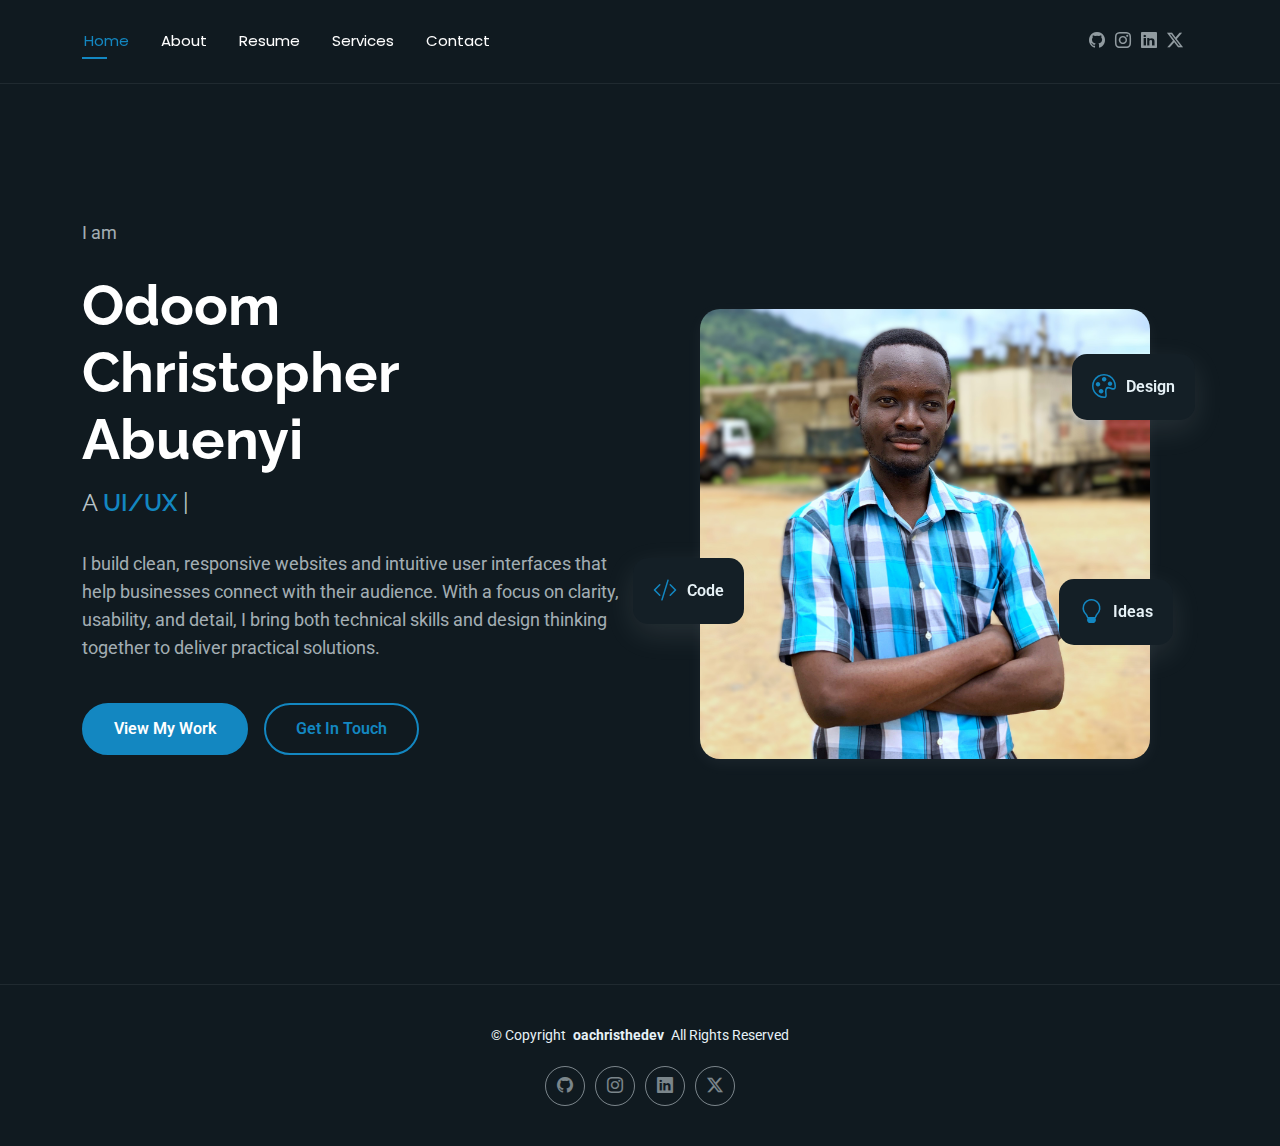
<file: index.html>
<!DOCTYPE html>
<html lang="en">
  <head>
    <meta charset="utf-8" />
    <meta content="width=device-width, initial-scale=1.0" name="viewport" />
    <title>Home - oachristhedev</title>
    <!-- Basic Meta Tags -->
    <meta
  name="description"
  content="A Front-End Web Developer and UI Designer who builds modern, responsive, and user-focused websites. He combines creativity and clean code to deliver digital experiences that communicate clearly and perform efficiently."
/>

<!-- Open Graph (Facebook, LinkedIn, WhatsApp) -->
<meta
  property="og:title"
  content="Christopher Abuenyi Odoom | Front-End Developer & UI Designer"
/>
<meta
  property="og:description"
  content="A Front-End Web Developer and UI Designer who builds modern, responsive, and user-focused websites. He combines creativity and clean code to deliver digital experiences that communicate clearly and perform efficiently."
/>
<meta
  property="og:image"
  content="https://oachristhedev.netlify.app/assets/img/profile/OAC-Photo-RGB.jpg"
/>
<meta property="og:url" content="https://oachristhedev.netlify.app/" />
<meta property="og:type" content="website" />

<!-- Twitter Card (Twitter/X) -->
<meta name="twitter:card" content="summary_large_image" />
<meta
  name="twitter:title"
  content="Christopher Abuenyi Odoom | Front-End Developer & UI Designer"
/>
<meta
  name="twitter:description"
  content="A Front-End Web Developer and UI Designer who builds modern, responsive, and user-focused websites. He combines creativity and clean code to deliver digital experiences that communicate clearly and perform efficiently."
/>
<meta
  name="twitter:image"
  content="https://oachristhedev.netlify.app/assets/img/profile/OAC-Photo-RGB.jpg"
/>


    <!-- Favicons -->
    <link href="assets/img/OAC-logo.png" rel="icon" />

    <!-- Fonts -->
    <link href="https://fonts.googleapis.com" rel="preconnect" />
    <link href="https://fonts.gstatic.com" rel="preconnect" crossorigin />
    <link
      href="https://fonts.googleapis.com/css2?family=Roboto:ital,wght@0,100;0,300;0,400;0,500;0,700;0,900;1,100;1,300;1,400;1,500;1,700;1,900&family=Poppins:ital,wght@0,100;0,200;0,300;0,400;0,500;0,600;0,700;0,800;0,900;1,100;1,200;1,300;1,400;1,500;1,600;1,700;1,800;1,900&family=Raleway:ital,wght@0,100;0,200;0,300;0,400;0,500;0,600;0,700;0,800;0,900;1,100;1,200;1,300;1,400;1,500;1,600;1,700;1,800;1,900&display=swap"
      rel="stylesheet"
    />

    <!-- Vendor CSS Files -->
    <link
      href="assets/vendor/bootstrap/css/bootstrap.min.css"
      rel="stylesheet"
    />
    <link
      href="assets/vendor/bootstrap-icons/bootstrap-icons.css"
      rel="stylesheet"
    />
    <link href="assets/vendor/aos/aos.css" rel="stylesheet" />
    <link href="assets/vendor/swiper/swiper-bundle.min.css" rel="stylesheet" />
    <link
      href="assets/vendor/glightbox/css/glightbox.min.css"
      rel="stylesheet"
    />

    <!-- Main CSS File -->
    <link href="assets/css/main.css" rel="stylesheet" />
  </head>

  <body class="index-page">
    <header
      id="header"
      class="header d-flex align-items-center light-background sticky-top"
    >
      <div
        class="container position-relative d-flex align-items-center justify-content-between"
      >
        <!-- <a href="index.html" class="logo d-flex align-items-center me-auto me-xl-0">
      <img src="assets/img/" alt="">
      <h1 class="sitename">FolioOne</h1> 
    </a> -->

        <nav id="navmenu" class="navmenu">
          <ul>
            <li><a href="index.html" class="active">Home</a></li>
            <li><a href="about.html">About</a></li>
            <li><a href="resume.html">Resume</a></li>
            <li><a href="services.html">Services</a></li>
            <!-- <li><a href="portfolio.html">Portfolio</a></li> -->
            <li><a href="contact.html">Contact</a></li>
          </ul>
          <i class="mobile-nav-toggle d-xl-none bi bi-list"></i>
        </nav>

        <div class="header-social-links">
          <a href="https://github.com/oachristhedev"
            ><i class="bi bi-github"></i
          ></a>
          <a href="https://instagram.com/oachristhedev"
            ><i class="bi bi-instagram"></i
          ></a>
          <a href="https://www.linkedin.com/in/oachristhedev/"
            ><i class="bi bi-linkedin"></i
          ></a>
          <a href="https://x.com/oachristhedev"
            ><i class="bi bi-twitter-x"></i
          ></a>
        </div>
      </div>
    </header>

    <main class="main">
      <!-- Hero Section -->
      <section id="hero" class="hero section">
        <div class="container" data-aos="fade-up" data-aos-delay="100">
          <div class="row gy-4 align-items-center">
            <div class="col-lg-6 order-2 order-lg-1">
              <div class="hero-content">
                <p data-aos="fade-up" data-aos-delay="200" class="m-0">I am</p>
                <br />
                <h1 class="highlight">
                  Odoom <br />
                  Christopher Abuenyi
                </h1>
                <h2 data-aos="fade-up" data-aos-delay="300">
                  A
                  <span
                    class="typed"
                    data-typed-items="UI/UX Designer, Web Developer, Data Clerk, MS Office Specialist"
                  ></span>
                </h2>
                <p data-aos="fade-up" data-aos-delay="400">
                  I build clean, responsive websites and intuitive user
                  interfaces that help businesses connect with their audience.
                  With a focus on clarity, usability, and detail, I bring both
                  technical skills and design thinking together to deliver
                  practical solutions.
                </p>
                <div
                  class="hero-actions"
                  data-aos="fade-up"
                  data-aos-delay="500"
                >
                  <a href="portfolio.html" class="btn btn-primary"
                    >View My Work</a
                  >
                  <a href="contact.html" class="btn btn-outline"
                    >Get In Touch</a
                  >
                </div>
                <div
                  class="social-links"
                  data-aos="fade-up"
                  data-aos-delay="600"
                >
                  <a href="https://github.com/oachristhedev"
                    ><i class="bi bi-github"></i
                  ></a>
                  <a href="https://instagram.com/oachristhedev"
                    ><i class="bi bi-instagram"></i
                  ></a>
                  <a href="https://www.linkedin.com/in/oachristhedev/"
                    ><i class="bi bi-linkedin"></i
                  ></a>
                  <a href="https://x.com/oachristhedev"
                    ><i class="bi bi-twitter-x"></i
                  ></a>
                </div>
              </div>
            </div>
            <div class="col-lg-6 order-1 order-lg-2">
              <div class="hero-image" data-aos="zoom-in" data-aos-delay="300">
                <div class="image-wrapper">
                  <img
                    src="assets/img/profile/OAC-Photo-RGB.jpg"
                    alt="Sarah Mitchell"
                    class="img-fluid"
                  />
                  <div class="floating-elements">
                    <div
                      class="floating-card design"
                      data-aos="fade-left"
                      data-aos-delay="700"
                    >
                      <i class="bi bi-palette"></i>
                      <span>Design</span>
                    </div>
                    <div
                      class="floating-card code"
                      data-aos="fade-right"
                      data-aos-delay="800"
                    >
                      <i class="bi bi-code-slash"></i>
                      <span>Code</span>
                    </div>
                    <div
                      class="floating-card creativity"
                      data-aos="fade-up"
                      data-aos-delay="900"
                    >
                      <i class="bi bi-lightbulb"></i>
                      <span>Ideas</span>
                    </div>
                  </div>
                </div>
              </div>
            </div>
          </div>
        </div>
      </section>
      <!-- /Hero Section -->
    </main>

    <footer id="footer" class="footer">
      <div class="container">
        <div class="copyright text-center">
          <p>
            © <span>Copyright</span>
            <strong class="px-1 sitename highlight">oachristhedev</strong>
            <span>All Rights Reserved<br /></span>
          </p>
        </div>
        <div class="social-links d-flex justify-content-center">
          <a href="https://github.com/oachristhedev"
            ><i class="bi bi-github"></i
          ></a>
          <a href="https://instagram.com/oachristhedev"
            ><i class="bi bi-instagram"></i
          ></a>
          <a href="https://www.linkedin.com/in/oachristhedev/"
            ><i class="bi bi-linkedin"></i
          ></a>
          <a href="https://x.com/oachristhedev"
            ><i class="bi bi-twitter-x"></i
          ></a>
        </div>
      </div>
    </footer>

    <!-- Scroll Top -->
    <a
      href="#"
      id="scroll-top"
      class="scroll-top d-flex align-items-center justify-content-center"
      ><i class="bi bi-arrow-up-short"></i
    ></a>

    <!-- Preloader -->
    <div id="preloader"></div>

    <!-- Vendor JS Files -->
    <script src="assets/vendor/bootstrap/js/bootstrap.bundle.min.js"></script>
    <script src="assets/vendor/php-email-form/validate.js"></script>
    <script src="assets/vendor/aos/aos.js"></script>
    <script src="assets/vendor/typed.js/typed.umd.js"></script>
    <script src="assets/vendor/waypoints/noframework.waypoints.js"></script>
    <script src="assets/vendor/purecounter/purecounter_vanilla.js"></script>
    <script src="assets/vendor/swiper/swiper-bundle.min.js"></script>
    <script src="assets/vendor/imagesloaded/imagesloaded.pkgd.min.js"></script>
    <script src="assets/vendor/isotope-layout/isotope.pkgd.min.js"></script>
    <script src="assets/vendor/glightbox/js/glightbox.min.js"></script>

    <!-- Main JS File -->
    <script src="assets/js/main.js"></script>
  </body>
</html>
</file>
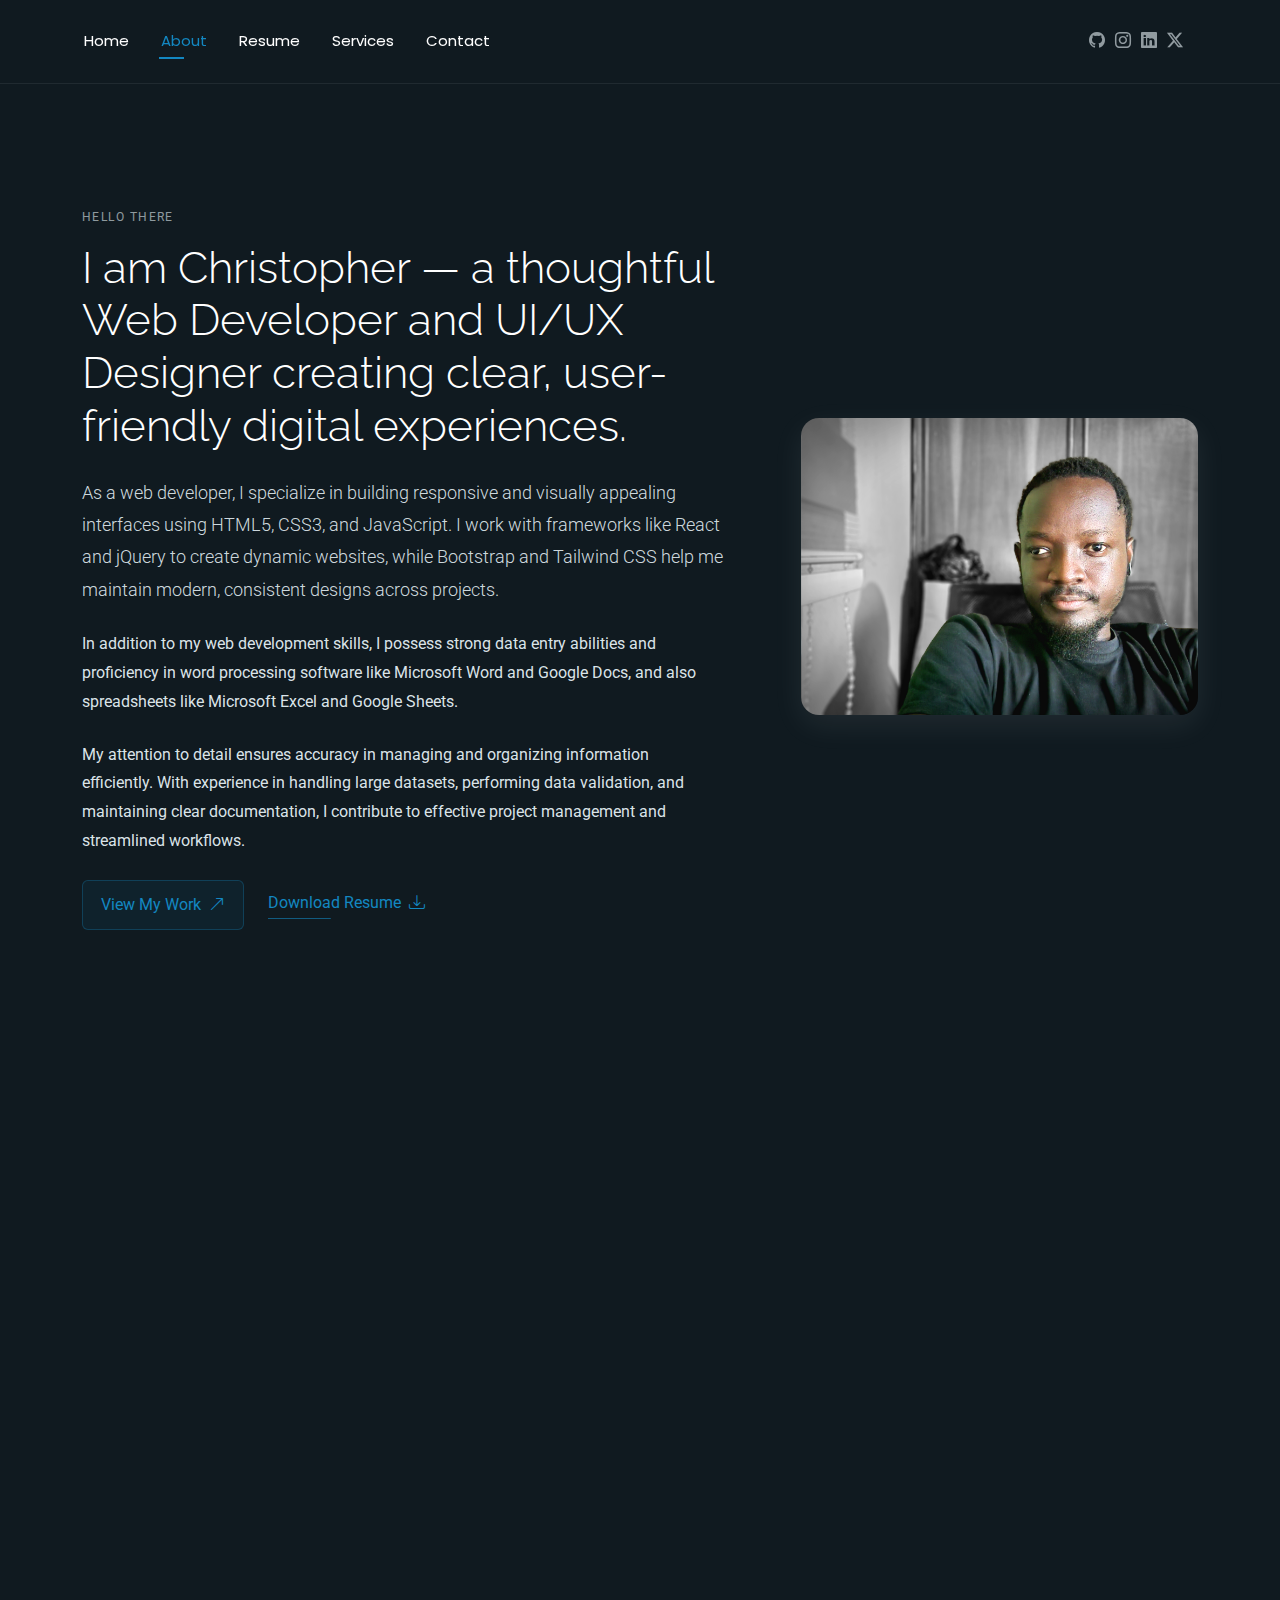
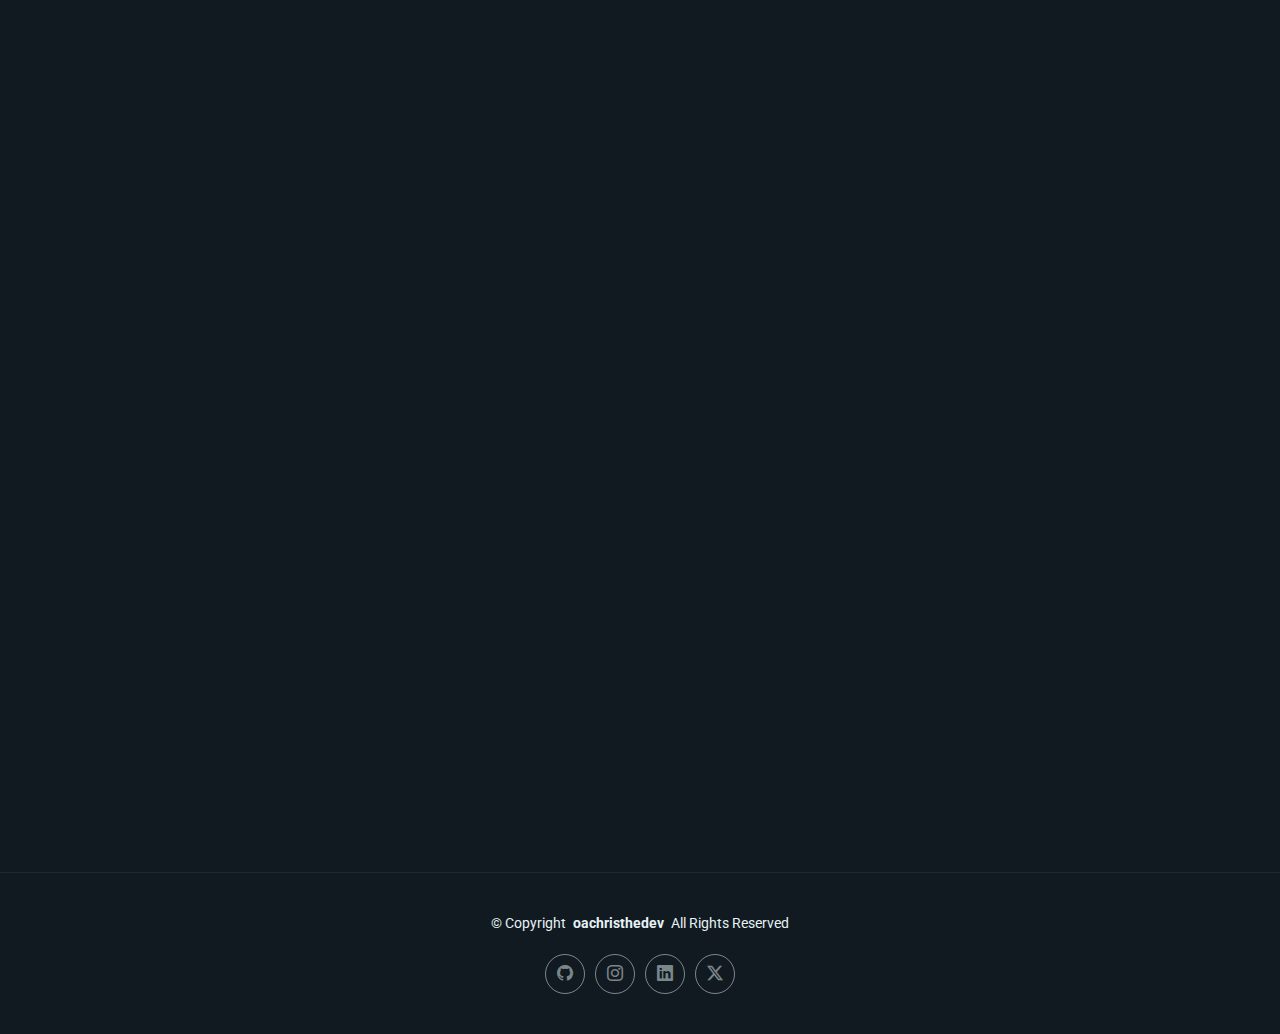
<file: about.html>
<!DOCTYPE html>
<html lang="en">
  <head>
    <meta charset="utf-8" />
    <meta content="width=device-width, initial-scale=1.0" name="viewport" />
    <title>About - oachristhedev</title>
    <meta name="description" content="" />
    <meta name="keywords" content="" />

    <!-- Favicons -->
    <link href="assets/img/OAC-logo.png" rel="icon" />

    <!-- Fonts -->
    <link href="https://fonts.googleapis.com" rel="preconnect" />
    <link href="https://fonts.gstatic.com" rel="preconnect" crossorigin />
    <link
      href="https://fonts.googleapis.com/css2?family=Roboto:ital,wght@0,100;0,300;0,400;0,500;0,700;0,900;1,100;1,300;1,400;1,500;1,700;1,900&family=Poppins:ital,wght@0,100;0,200;0,300;0,400;0,500;0,600;0,700;0,800;0,900;1,100;1,200;1,300;1,400;1,500;1,600;1,700;1,800;1,900&family=Raleway:ital,wght@0,100;0,200;0,300;0,400;0,500;0,600;0,700;0,800;0,900;1,100;1,200;1,300;1,400;1,500;1,600;1,700;1,800;1,900&display=swap"
      rel="stylesheet"
    />

    <!-- Vendor CSS Files -->
    <link
      href="assets/vendor/bootstrap/css/bootstrap.min.css"
      rel="stylesheet"
    />
    <link
      href="assets/vendor/bootstrap-icons/bootstrap-icons.css"
      rel="stylesheet"
    />
    <link href="assets/vendor/aos/aos.css" rel="stylesheet" />
    <link href="assets/vendor/swiper/swiper-bundle.min.css" rel="stylesheet" />
    <link
      href="assets/vendor/glightbox/css/glightbox.min.css"
      rel="stylesheet"
    />

    <!-- Main CSS File -->
    <link href="assets/css/main.css" rel="stylesheet" />
  </head>

  <body class="about-page">
    <header
      id="header"
      class="header d-flex align-items-center light-background sticky-top"
    >
      <div
        class="container position-relative d-flex align-items-center justify-content-between"
      >
        <!-- <a href="index.html" class="logo d-flex align-items-center me-auto me-xl-0">
      <img src="assets/img/logo.webp" alt="">
      <h1 class="sitename">FolioOne</h1> 
    </a> -->

        <nav id="navmenu" class="navmenu">
          <ul>
            <li><a href="index.html">Home</a></li>
            <li><a href="about.html" class="active">About</a></li>
            <li><a href="resume.html">Resume</a></li>
            <li><a href="services.html">Services</a></li>
            <!-- <li><a href="portfolio.html">Portfolio</a></li> -->
            <li><a href="contact.html">Contact</a></li>
          </ul>
          <i class="mobile-nav-toggle d-xl-none bi bi-list"></i>
        </nav>

        <div class="header-social-links">
          <a href="https://github.com/oachristhedev"
            ><i class="bi bi-github"></i
          ></a>
          <a href="https://instagram.com/oachristhedev"
            ><i class="bi bi-instagram"></i
          ></a>
          <a href="https://www.linkedin.com/in/oachristhedev/"
            ><i class="bi bi-linkedin"></i
          ></a>
          <a href="https://x.com/oachristhedev"
            ><i class="bi bi-twitter-x"></i
          ></a>
        </div>
      </div>
    </header>

    <main class="main">
      <!-- About Section -->
      <section id="about" class="about section">
        <!-- Section Title -->
        <div class="container section-title" data-aos="fade-up">
          <!-- <h2>About</h2>
          <p>
            Necessitatibus eius consequatur ex aliquid fuga eum quidem sint
            consectetur velit. Sed ut perspiciatis unde omnis iste natus error
            sit voluptatem accusantium doloremque laudantium totam rem aperiam
          </p> -->
        </div>
        <!-- End Section Title -->

        <div class="container" data-aos="fade-up" data-aos-delay="100">
          <!-- Intro + Photo -->
          <div class="row align-items-center justify-content-between gy-5 mb-5">
            <div class="col-lg-7" data-aos="fade-right" data-aos-delay="150">
              <div class="intro-content">
                <span class="eyebrow">Hello there</span>
                <h2 class="headline">
                  I am Christopher — a thoughtful Web Developer and UI/UX
                  Designer creating clear, user-friendly digital experiences.
                </h2>
                <p class="lead">
                  As a web developer, I specialize in building
                  responsive and visually appealing interfaces using HTML5,
                  CSS3, and JavaScript. I work with frameworks like React and
                  jQuery to create dynamic websites, while Bootstrap and
                  Tailwind CSS help me maintain modern, consistent designs
                  across projects.
                </p>
                <p>
                  In addition to my web development skills, I possess strong
                  data entry abilities and proficiency in word processing
                  software like Microsoft Word and Google Docs, and also
                  spreadsheets like Microsoft Excel and Google Sheets.
                </p>
                <p>
                  My attention to detail ensures accuracy in managing and
                  organizing information efficiently. With experience in
                  handling large datasets, performing data validation, and
                  maintaining clear documentation, I contribute to effective
                  project management and streamlined workflows.
                </p>

                <div class="cta-group">
                  <a href="./portfolio.html" class="btn-ghost">
                    View My Work <i class="bi bi-arrow-up-right"></i>
                  </a>
                  <a
                    href="./assets/resume/Odoom Christopher Abuenyi - Resume.pdf"
                    class="link-underline"
                  >
                    Download Resume <i class="bi bi-download"></i>
                  </a>
                </div>
              </div>
            </div>

            <div class="col-lg-5" data-aos="zoom-in" data-aos-delay="250">
              <figure class="profile-figure text-center text-lg-end">
                <img
                  src="assets/img/profile/OAC-About.jpg"
                  alt="Portrait of Alex"
                  class="img-fluid profile-photo"
                />
              </figure>
            </div>
          </div>
          <!-- End Intro + Photo -->

          <!-- Section Title -->
          <div class="container section-title" data-aos="fade-up">
            <h2>Skills</h2>
            <p>
              Here are the key skills I bring to the table, combining technical
              expertise, design sense, and precision in every project:
            </p>
          </div>

          <!-- Skills Grid -->
          <div class="mb-5">
            <div class="row g-4">
              <div
                class="col-6 col-md-4 col-lg-3"
                data-aos="fade-up"
                data-aos-delay="180"
              >
                <div class="skill-item">
                  <i class="bi bi-code-slash"></i>
                  <h3>Web Development</h3>
                  <p>
                    I build responsive, modern websites using Next.js, Tailwind
                    CSS, HTML, and JavaScript. I focus on clean code, simple
                    solutions, and websites that work smoothly for users.
                  </p>
                </div>
              </div>
              <div
                class="col-6 col-md-4 col-lg-3"
                data-aos="fade-up"
                data-aos-delay="120"
              >
                <div class="skill-item">
                  <i class="bi bi-brush"></i>
                  <h3>UI/UX</h3>
                  <p>
                    I design simple, user-friendly interfaces that make websites
                    and apps easy to navigate. My designs aim to solve problems,
                    not just look good.
                  </p>
                </div>
              </div>
              <div
                class="col-6 col-md-4 col-lg-3"
                data-aos="fade-up"
                data-aos-delay="180"
              >
                <div class="skill-item">
                  <i class="bi bi-speedometer2"></i>
                  <h3>Web Optimization</h3>
                  <p>
                    I make websites fast, mobile-friendly, and accessible. Every
                    project is tuned to load quickly and perform reliably.
                  </p>
                </div>
              </div>

              <div
                class="col-6 col-md-4 col-lg-3"
                data-aos="fade-up"
                data-aos-delay="240"
              >
                <div class="skill-item">
                  <i class="bi bi-palette"></i>
                  <h3>Visual Design</h3>
                  <p>
                    I create layouts, branding elements, and digital assets that
                    communicate ideas clearly and effectively.
                  </p>
                </div>
              </div>
              <div
                class="col-6 col-md-4 col-lg-3"
                data-aos="fade-up"
                data-aos-delay="180"
              >
                <div class="skill-item">
                  <i class="bi bi-code-slash"></i>
                  <h3>Data Entry & Management</h3>
                  <p>
                    I handle data accurately and organize it efficiently in
                    spreadsheets or databases. Attention to detail is my
                    priority.
                  </p>
                </div>
              </div>

              <div
                class="col-6 col-md-4 col-lg-3"
                data-aos="fade-up"
                data-aos-delay="300"
              >
                <div class="skill-item">
                  <i class="bi bi-table"></i>
                  <h3>Data Accuracy & Management</h3>
                  <p>
                    I handle data carefully and keep it organized. From
                    spreadsheets to documents, I ensure every entry is accurate,
                    consistent, and easy to use.
                  </p>
                </div>
              </div>

              <div
                class="col-6 col-md-4 col-lg-3"
                data-aos="fade-up"
                data-aos-delay="240"
              >
                <div class="skill-item">
                  <i class="bi bi-pencil-square"></i>
                  <h3>Transcription & Proofreading</h3>
                  <p>
                    I convert text from handwritten or typed sources into clear,
                    error-free digital documents. Accuracy and readability
                    matter most.
                  </p>
                </div>
              </div>

              <div
                class="col-6 col-md-4 col-lg-3"
                data-aos="fade-up"
                data-aos-delay="240"
              >
                <div class="skill-item">
                  <i class="bi bi-lightbulb"></i>
                  <h3>Problem Solving</h3>
                  <p>
                    I find practical solutions for technical or design
                    challenges, keeping projects moving smoothly.
                  </p>
                </div>
              </div>
            </div>
          </div>
          <!-- End Skills Grid -->
        </div>
      </section>
      <!-- /About Section -->

      <!-- Stats Section -->
      <!-- <section id="stats" class="stats section dark-background">
        <div class="container" data-aos="fade-up" data-aos-delay="100">
          <div class="row align-items-center">
            <div class="col-lg-4" data-aos="fade-up" data-aos-delay="200">
              <div class="avatars d-flex align-items-center">
                <img
                  src="assets/img/person/person-m-2.webp"
                  alt="Avatar 1"
                  class="rounded-circle"
                  loading="lazy"
                />
                <img
                  src="assets/img/person/person-m-3.webp"
                  alt="Avatar 2"
                  class="rounded-circle"
                  loading="lazy"
                />
                <img
                  src="assets/img/person/person-f-5.webp"
                  alt="Avatar 3"
                  class="rounded-circle"
                  loading="lazy"
                />
                <img
                  src="assets/img/person/person-m-5.webp"
                  alt="Avatar 4"
                  class="rounded-circle"
                  loading="lazy"
                />
              </div>
            </div>

            <div class="col-lg-8">
              <div class="row counters">
                <div class="col-md-4" data-aos="fade-up" data-aos-delay="300">
                  <h2>
                    <span
                      data-purecounter-start="0"
                      data-purecounter-end="185"
                      data-purecounter-duration="1"
                      class="purecounter"
                    ></span
                    >+
                  </h2>
                  <p>Nemo enim ipsam</p>
                </div>

                <div class="col-md-4" data-aos="fade-up" data-aos-delay="400">
                  <h2>
                    <span
                      data-purecounter-start="0"
                      data-purecounter-end="32"
                      data-purecounter-duration="1"
                      class="purecounter"
                    ></span
                    >K
                  </h2>
                  <p>Voluptatem sequi</p>
                </div>

                <div class="col-md-4" data-aos="fade-up" data-aos-delay="500">
                  <h2>
                    <span
                      data-purecounter-start="0"
                      data-purecounter-end="128"
                      data-purecounter-duration="1"
                      class="purecounter"
                    ></span
                    >+
                  </h2>
                  <p>Dolor sit consectetur</p>
                </div>
              </div>
            </div>
          </div>
        </div>
      </section> -->
      <!-- /Stats Section -->

      <!-- Testimonials Section -->
      <section id="testimonials" class="testimonials section">
        <!-- Section Title -->
        <div class="container section-title" data-aos="fade-up">
          <h2>Testimonials</h2>
          <p>
            Here’s what others have said about my work ethic, leadership, and creative approach. Their feedback reflects my commitment to quality, collaboration, and consistent results.
          </p>
        </div>
        <!-- End Section Title -->

        <div class="container" data-aos="fade-up" data-aos-delay="100">
          <div class="swiper init-swiper">
            <script type="application/json" class="swiper-config">
              {
                "loop": true,
                "speed": 600,
                "autoplay": {
                  "delay": 5000
                },
                "slidesPerView": "auto",
                "pagination": {
                  "el": ".swiper-pagination",
                  "type": "bullets",
                  "clickable": true
                }
              }
            </script>
            <div class="swiper-wrapper">
              <div class="swiper-slide">
                <div class="testimonial-item">
                  <div class="row gy-4 justify-content-center">
                    <div class="col-lg-6">
                      <div class="testimonial-content">
                        <p>
                          <i class="bi bi-quote quote-icon-left"></i>
                          <span
                            >Working with Christopher was a pleasure. He quickly
                            understood our needs and created user-friendly
                            interfaces that improved how our customers interact
                            with our platform. His communication throughout the
                            project was clear and professional.</span
                          >
                          <i class="bi bi-quote quote-icon-right"></i>
                        </p>
                        <h3>Machele Alhassan</h3>
                        <h4>Full Stack Developer &amp; Team Lead</h4>
                        <div class="stars">
                          <i class="bi bi-star-fill"></i
                          ><i class="bi bi-star-fill"></i
                          ><i class="bi bi-star-fill"></i
                          ><i class="bi bi-star-fill"></i
                          ><i class="bi bi-star-fill"></i>
                        </div>
                      </div>
                    </div>
                    <div class="col-lg-2 text-center">
                      <img
                        src="assets/img/person/Machele.JPG"
                        class="img-fluid testimonial-img"
                        alt=""
                      />
                    </div>
                  </div>
                </div>
              </div>
              <!-- End testimonial item -->

              <div class="swiper-slide">
                <div class="testimonial-item">
                  <div class="row gy-4 justify-content-center">
                    <div class="col-lg-6">
                      <div class="testimonial-content">
                        <p>
                          <i class="bi bi-quote quote-icon-left"></i>
                          <span
                            >Christopher’s data entry and document management
                            skills saved me valuable time. He worked with
                            accuracy, efficiency, and consistency. His
                            reliability makes him someone I’d trust for future
                            projects.</span
                          >
                          <i class="bi bi-quote quote-icon-right"></i>
                        </p>
                        <h3>Anastasia Kudormor</h3>
                        <h4>BSc. BioChemistry Student</h4>
                        <div class="stars">
                          <i class="bi bi-star-fill"></i
                          ><i class="bi bi-star-fill"></i
                          ><i class="bi bi-star-fill"></i
                          ><i class="bi bi-star-fill"></i
                          ><i class="bi bi-star-fill"></i>
                        </div>
                      </div>
                    </div>
                    <div class="col-lg-2 text-center">
                      <img
                        src="assets/img/person/Annie.jpg"
                        class="img-fluid testimonial-img"
                        alt=""
                      />
                    </div>
                  </div>
                </div>
              </div>
              <!-- End testimonial item -->

              <div class="swiper-slide">
                <div class="testimonial-item">
                  <div class="row gy-4 justify-content-center">
                    <div class="col-lg-6">
                      <div class="testimonial-content">
                        <p>
                          <i class="bi bi-quote quote-icon-left"></i>
                          <span
                            >Christopher shows strong organizational and
                            leadership skills as a course representative. He
                            communicates clearly and takes initiative, though
                            there’s some room to refine how he handles larger,
                            complex tasks. Overall, he delivers solid
                            results.</span
                          >
                          <i class="bi bi-quote quote-icon-right"></i>
                        </p>
                        <h3>David Dadebo</h3>
                        <h4>BTech. Computer Science Student</h4>
                        <div class="stars">
                          <i class="bi bi-star-fill"></i
                          ><i class="bi bi-star-fill"></i
                          ><i class="bi bi-star-fill"></i
                          ><i class="bi bi-star-fill"></i
                          ><i class="bi bi-star"></i>
                        </div>
                      </div>
                    </div>
                    <div class="col-lg-2 text-center">
                      <img
                        src="assets/img/person/David.jpg"
                        class="img-fluid testimonial-img"
                        alt=""
                      />
                    </div>
                  </div>
                </div>
              </div>
              <!-- End testimonial item -->

              <div class="swiper-slide">
                <div class="testimonial-item">
                  <div class="row gy-4 justify-content-center">
                    <div class="col-lg-6">
                      <div class="testimonial-content">
                        <p>
                          <i class="bi bi-quote quote-icon-left"></i>
                          <span
                            >Christopher delivered a clean and responsive
                            website for my business. <br />
                            His attention to detail and commitment to deadlines
                            made the whole process smooth. <br />
                            I was impressed with how he combined both
                            functionality and design to reflect my brand
                            perfectly.</span
                          >
                          <i class="bi bi-quote quote-icon-right"></i>
                        </p>
                        <h3>Vincent Ampah</h3>
                        <h4>Entrepreneur</h4>
                        <div class="stars">
                          <i class="bi bi-star-fill"></i
                          ><i class="bi bi-star-fill"></i
                          ><i class="bi bi-star-fill"></i
                          ><i class="bi bi-star-fill"></i
                          ><i class="bi bi-star-fill"></i>
                        </div>
                      </div>
                    </div>
                    <div class="col-lg-2 text-center">
                      <img
                        src="assets/img/person/Vince.JPG"
                        class="img-fluid testimonial-img"
                        alt=""
                      />
                    </div>
                  </div>
                </div>
              </div>
              <!-- End testimonial item -->
            </div>
            <div class="swiper-pagination"></div>
          </div>
        </div>
      </section>
      <!-- /Testimonials Section -->
    </main>

    <footer id="footer" class="footer">
      <div class="container">
        <div class="copyright text-center">
          <p>
            © <span>Copyright</span>
            <strong class="px-1 sitename highlight">oachristhedev</strong>
            <span>All Rights Reserved<br /></span>
          </p>
        </div>
        <div class="social-links d-flex justify-content-center">
          <a href="https://github.com/oachristhedev"
            ><i class="bi bi-github"></i
          ></a>
          <a href="https://instagram.com/oachristhedev"
            ><i class="bi bi-instagram"></i
          ></a>
          <a href="https://www.linkedin.com/in/oachristhedev/"
            ><i class="bi bi-linkedin"></i
          ></a>
          <a href="https://x.com/oachristhedev"
            ><i class="bi bi-twitter-x"></i
          ></a>
        </div>
      </div>
    </footer>

    <!-- Scroll Top -->
    <a
      href="#"
      id="scroll-top"
      class="scroll-top d-flex align-items-center justify-content-center"
      ><i class="bi bi-arrow-up-short"></i
    ></a>

    <!-- Preloader -->
    <div id="preloader"></div>

    <!-- Vendor JS Files -->
    <script src="assets/vendor/bootstrap/js/bootstrap.bundle.min.js"></script>
    <script src="assets/vendor/php-email-form/validate.js"></script>
    <script src="assets/vendor/aos/aos.js"></script>
    <script src="assets/vendor/typed.js/typed.umd.js"></script>
    <script src="assets/vendor/waypoints/noframework.waypoints.js"></script>
    <script src="assets/vendor/purecounter/purecounter_vanilla.js"></script>
    <script src="assets/vendor/swiper/swiper-bundle.min.js"></script>
    <script src="assets/vendor/imagesloaded/imagesloaded.pkgd.min.js"></script>
    <script src="assets/vendor/isotope-layout/isotope.pkgd.min.js"></script>
    <script src="assets/vendor/glightbox/js/glightbox.min.js"></script>

    <!-- Main JS File -->
    <script src="assets/js/main.js"></script>
  </body>
</html>
</file>
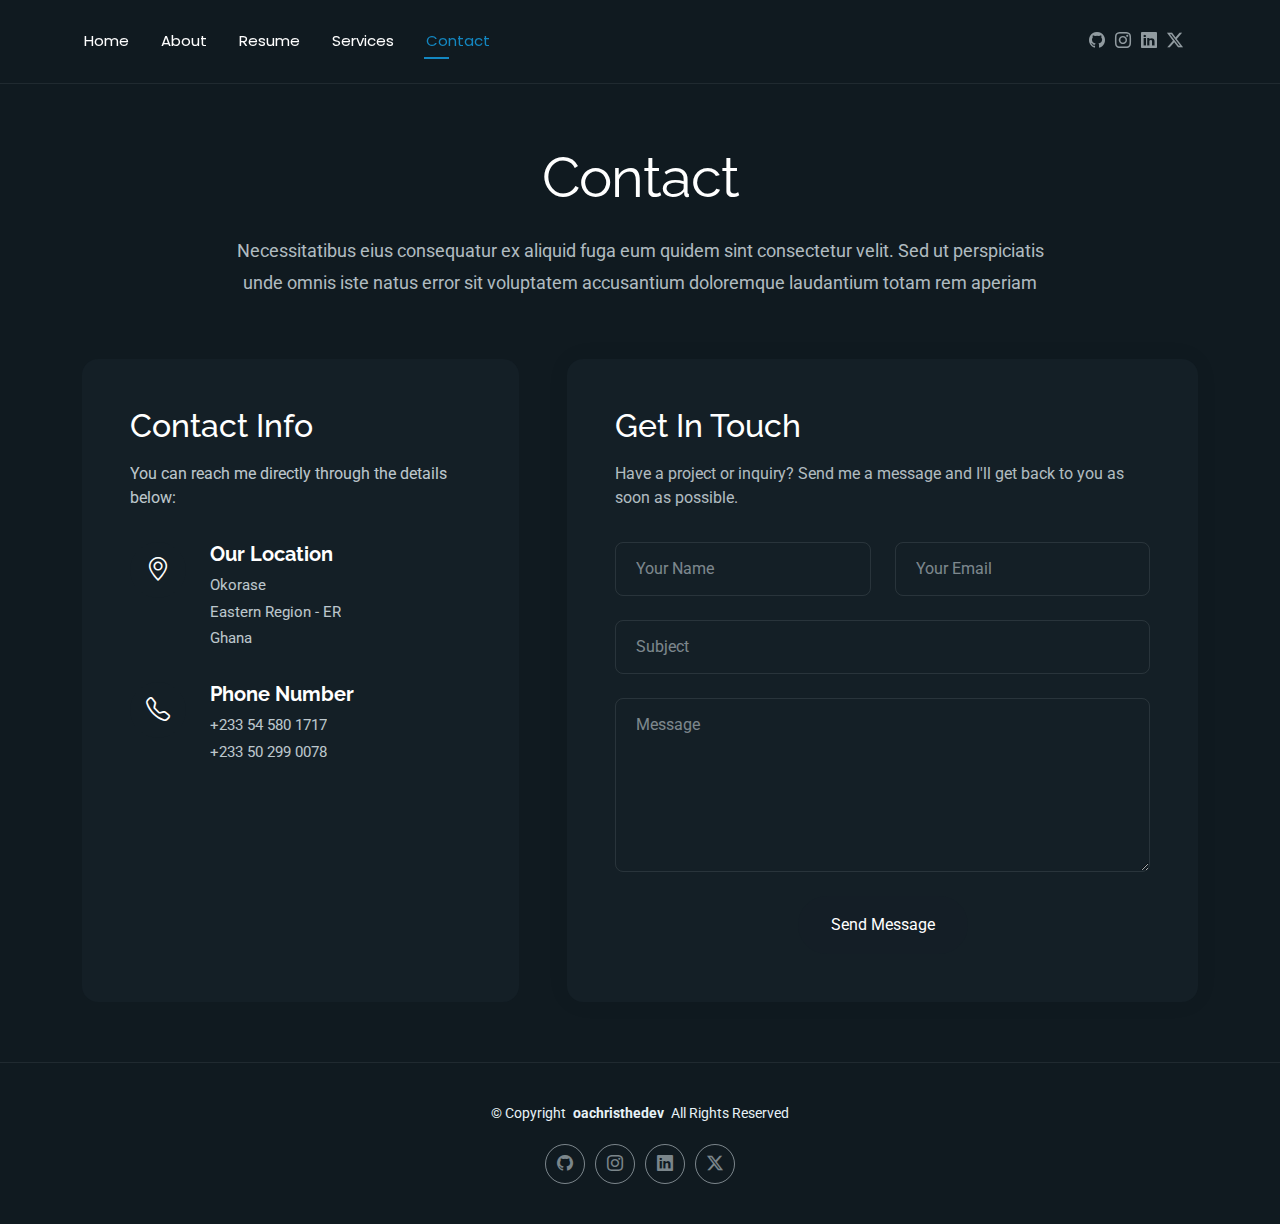
<file: contact.html>
<!DOCTYPE html>
<html lang="en">
  <head>
    <meta charset="utf-8" />
    <meta content="width=device-width, initial-scale=1.0" name="viewport" />
    <title>Contact - oachristhedev</title>
    <meta name="description" content="" />
    <meta name="keywords" content="" />

    <!-- Favicons -->
    <link href="assets/img/OAC-logo.png" rel="icon" />

    <!-- Fonts -->
    <link href="https://fonts.googleapis.com" rel="preconnect" />
    <link href="https://fonts.gstatic.com" rel="preconnect" crossorigin />
    <link
      href="https://fonts.googleapis.com/css2?family=Roboto:ital,wght@0,100;0,300;0,400;0,500;0,700;0,900;1,100;1,300;1,400;1,500;1,700;1,900&family=Poppins:ital,wght@0,100;0,200;0,300;0,400;0,500;0,600;0,700;0,800;0,900;1,100;1,200;1,300;1,400;1,500;1,600;1,700;1,800;1,900&family=Raleway:ital,wght@0,100;0,200;0,300;0,400;0,500;0,600;0,700;0,800;0,900;1,100;1,200;1,300;1,400;1,500;1,600;1,700;1,800;1,900&display=swap"
      rel="stylesheet"
    />

    <!-- Vendor CSS Files -->
    <link
      href="assets/vendor/bootstrap/css/bootstrap.min.css"
      rel="stylesheet"
    />
    <link
      href="assets/vendor/bootstrap-icons/bootstrap-icons.css"
      rel="stylesheet"
    />
    <link href="assets/vendor/aos/aos.css" rel="stylesheet" />
    <link href="assets/vendor/swiper/swiper-bundle.min.css" rel="stylesheet" />
    <link
      href="assets/vendor/glightbox/css/glightbox.min.css"
      rel="stylesheet"
    />

    <!-- Main CSS File -->
    <link href="assets/css/main.css" rel="stylesheet" />
  </head>

  <body class="contact-page">
    <header
      id="header"
      class="header d-flex align-items-center light-background sticky-top"
    >
      <div
        class="container position-relative d-flex align-items-center justify-content-between"
      >
        <!-- <a href="index.html" class="logo d-flex align-items-center me-auto me-xl-0">
      <img src="assets/img/logo.webp" alt="">
      <h1 class="sitename">FolioOne</h1> 
    </a> -->

        <nav id="navmenu" class="navmenu">
          <ul>
            <li><a href="index.html">Home</a></li>
            <li><a href="about.html">About</a></li>
            <li><a href="resume.html">Resume</a></li>
            <li><a href="services.html">Services</a></li>
            <!-- <li><a href="portfolio.html">Portfolio</a></li> -->
            <li><a href="contact.html" class="active">Contact</a></li>
          </ul>
          <i class="mobile-nav-toggle d-xl-none bi bi-list"></i>
        </nav>

        <div class="header-social-links">
          <a href="https://github.com/oachristhedev"
            ><i class="bi bi-github"></i
          ></a>
          <a href="https://instagram.com/oachristhedev"
            ><i class="bi bi-instagram"></i
          ></a>
          <a href="https://www.linkedin.com/in/oachristhedev/"
            ><i class="bi bi-linkedin"></i
          ></a>
          <a href="https://x.com/oachristhedev"
            ><i class="bi bi-twitter-x"></i
          ></a>
        </div>
      </div>
    </header>

    <main class="main">
      <!-- Contact Section -->
      <section id="contact" class="contact section">
        <!-- Section Title -->
        <div class="container section-title" data-aos="fade-up">
          <h2>Contact</h2>
          <p>
            Necessitatibus eius consequatur ex aliquid fuga eum quidem sint
            consectetur velit. Sed ut perspiciatis unde omnis iste natus error
            sit voluptatem accusantium doloremque laudantium totam rem aperiam
          </p>
        </div>
        <!-- End Section Title -->

        <div class="container" data-aos="fade-up" data-aos-delay="100">
          <div class="row g-4 g-lg-5">
            <div class="col-lg-5">
              <div class="info-box" data-aos="fade-up" data-aos-delay="200">
                <h3>Contact Info</h3>
                <p>You can reach me directly through the details below:</p>

                <div class="info-item" data-aos="fade-up" data-aos-delay="300">
                  <div class="icon-box">
                    <i class="bi bi-geo-alt"></i>
                  </div>
                  <div class="content">
                    <h4>Our Location</h4>
                    <p>Okorase</p>
                    <p>Eastern Region - ER</p>
                    <p>Ghana</p>
                  </div>
                </div>

                <div class="info-item" data-aos="fade-up" data-aos-delay="400">
                  <div class="icon-box">
                    <i class="bi bi-telephone"></i>
                  </div>
                  <div class="content">
                    <h4>Phone Number</h4>
                    <p>+233 54 580 1717</p>
                    <p>+233 50 299 0078</p>
                  </div>
                </div>

                <div class="info-item" data-aos="fade-up" data-aos-delay="500">
                  <div class="icon-box">
                    <i class="bi bi-envelope"></i>
                  </div>
                  <div class="content">
                    <h4>Email Address</h4>
                    <p>oachristhedev@gmail.com</p>
                    <p>contactoachris@gmail.com</p>
                  </div>
                </div>
              </div>
            </div>

            <div class="col-lg-7">
              <form
                class="contact-form"
                data-aos="fade-up"
                data-aos-delay="300"
              >
                <h3>Get In Touch</h3>
                <p>
                  Have a project or inquiry? Send me a message and I'll get back
                  to you as soon as possible.
                </p>

                <form
                  name="contact"
                  method="POST"
                  data-netlify="true"
                  netlify-honeypot="bot-field"
                  class="php-email-form"
                  data-aos="fade-up"
                  data-aos-delay="200"
                >
                  <!-- Hidden Netlify identifiers -->
                  <input type="hidden" name="form-name" value="contact" />
                  <p style="display: none">
                    <label
                      >Don’t fill this out if you're human:
                      <input name="bot-field"
                    /></label>
                  </p>

                  <div class="row gy-4">
                    <div class="col-md-6">
                      <input
                        type="text"
                        name="name"
                        class="form-control"
                        placeholder="Your Name"
                        required
                      />
                    </div>

                    <div class="col-md-6">
                      <input
                        type="email"
                        class="form-control"
                        name="email"
                        placeholder="Your Email"
                        required
                      />
                    </div>

                    <div class="col-12">
                      <input
                        type="text"
                        class="form-control"
                        name="subject"
                        placeholder="Subject"
                        required
                      />
                    </div>

                    <div class="col-12">
                      <textarea
                        class="form-control"
                        name="message"
                        rows="6"
                        placeholder="Message"
                        required
                      ></textarea>
                    </div>

                    <div class="col-12 text-center">
                      <div class="loading">Loading</div>
                      <div class="error-message"></div>
                      <div class="sent-message">
                        Your message has been sent. Thank you!
                      </div>

                      <button type="submit" class="btn bg-custom">
                        Send Message
                      </button>
                    </div>
                  </div>
                </form>
              </form>
            </div>
          </div>
        </div>
      </section>
      <!-- /Contact Section -->
    </main>

    <footer id="footer" class="footer">
      <div class="container">
        <div class="copyright text-center">
          <p>
            © <span>Copyright</span>
            <strong class="px-1 sitename highlight">oachristhedev</strong>
            <span>All Rights Reserved<br /></span>
          </p>
        </div>
        <div class="social-links d-flex justify-content-center">
          <a href="https://github.com/oachristhedev"
            ><i class="bi bi-github"></i
          ></a>
          <a href="https://instagram.com/oachristhedev"
            ><i class="bi bi-instagram"></i
          ></a>
          <a href="https://www.linkedin.com/in/oachristhedev/"
            ><i class="bi bi-linkedin"></i
          ></a>
          <a href="https://x.com/oachristhedev"
            ><i class="bi bi-twitter-x"></i
          ></a>
        </div>
      </div>
    </footer>

    <!-- Scroll Top -->
    <a
      href="#"
      id="scroll-top"
      class="scroll-top d-flex align-items-center justify-content-center"
      ><i class="bi bi-arrow-up-short"></i
    ></a>

    <!-- Preloader -->
    <div id="preloader"></div>

    <!-- Vendor JS Files -->
    <script src="assets/vendor/bootstrap/js/bootstrap.bundle.min.js"></script>
    <script src="assets/vendor/php-email-form/validate.js"></script>
    <script src="assets/vendor/aos/aos.js"></script>
    <script src="assets/vendor/typed.js/typed.umd.js"></script>
    <script src="assets/vendor/waypoints/noframework.waypoints.js"></script>
    <script src="assets/vendor/purecounter/purecounter_vanilla.js"></script>
    <script src="assets/vendor/swiper/swiper-bundle.min.js"></script>
    <script src="assets/vendor/imagesloaded/imagesloaded.pkgd.min.js"></script>
    <script src="assets/vendor/isotope-layout/isotope.pkgd.min.js"></script>
    <script src="assets/vendor/glightbox/js/glightbox.min.js"></script>

    <!-- Main JS File -->
    <script src="assets/js/main.js">

      document.addEventListener("DOMContentLoaded", function () {
          const form = document.querySelector(".php-email-form");
          const loading = document.querySelector(".loading");
          const sentMessage = document.querySelector(".sent-message");
          const errorMessage = document.querySelector(".error-message");

          form.addEventListener("submit", function (e) {
            e.preventDefault();
            loading.style.display = "block";
            sentMessage.style.display = "none";
            errorMessage.style.display = "none";

            const formData = new FormData(form);

            fetch("/", {
              method: "POST",
              body: formData,
            })
              .then((response) => {
                loading.style.display = "none";
                if (response.ok) {
                  sentMessage.style.display = "block";
                  form.reset();
                } else {
                  errorMessage.style.display = "block";
                  errorMessage.textContent = "Submission failed. Please try again.";
                }
              })
              .catch(() => {
                loading.style.display = "none";
                errorMessage.style.display = "block";
                errorMessage.textContent = "Network error. Please try again later.";
              });
          });
        });
    </script>
  </body>
</html>
</file>
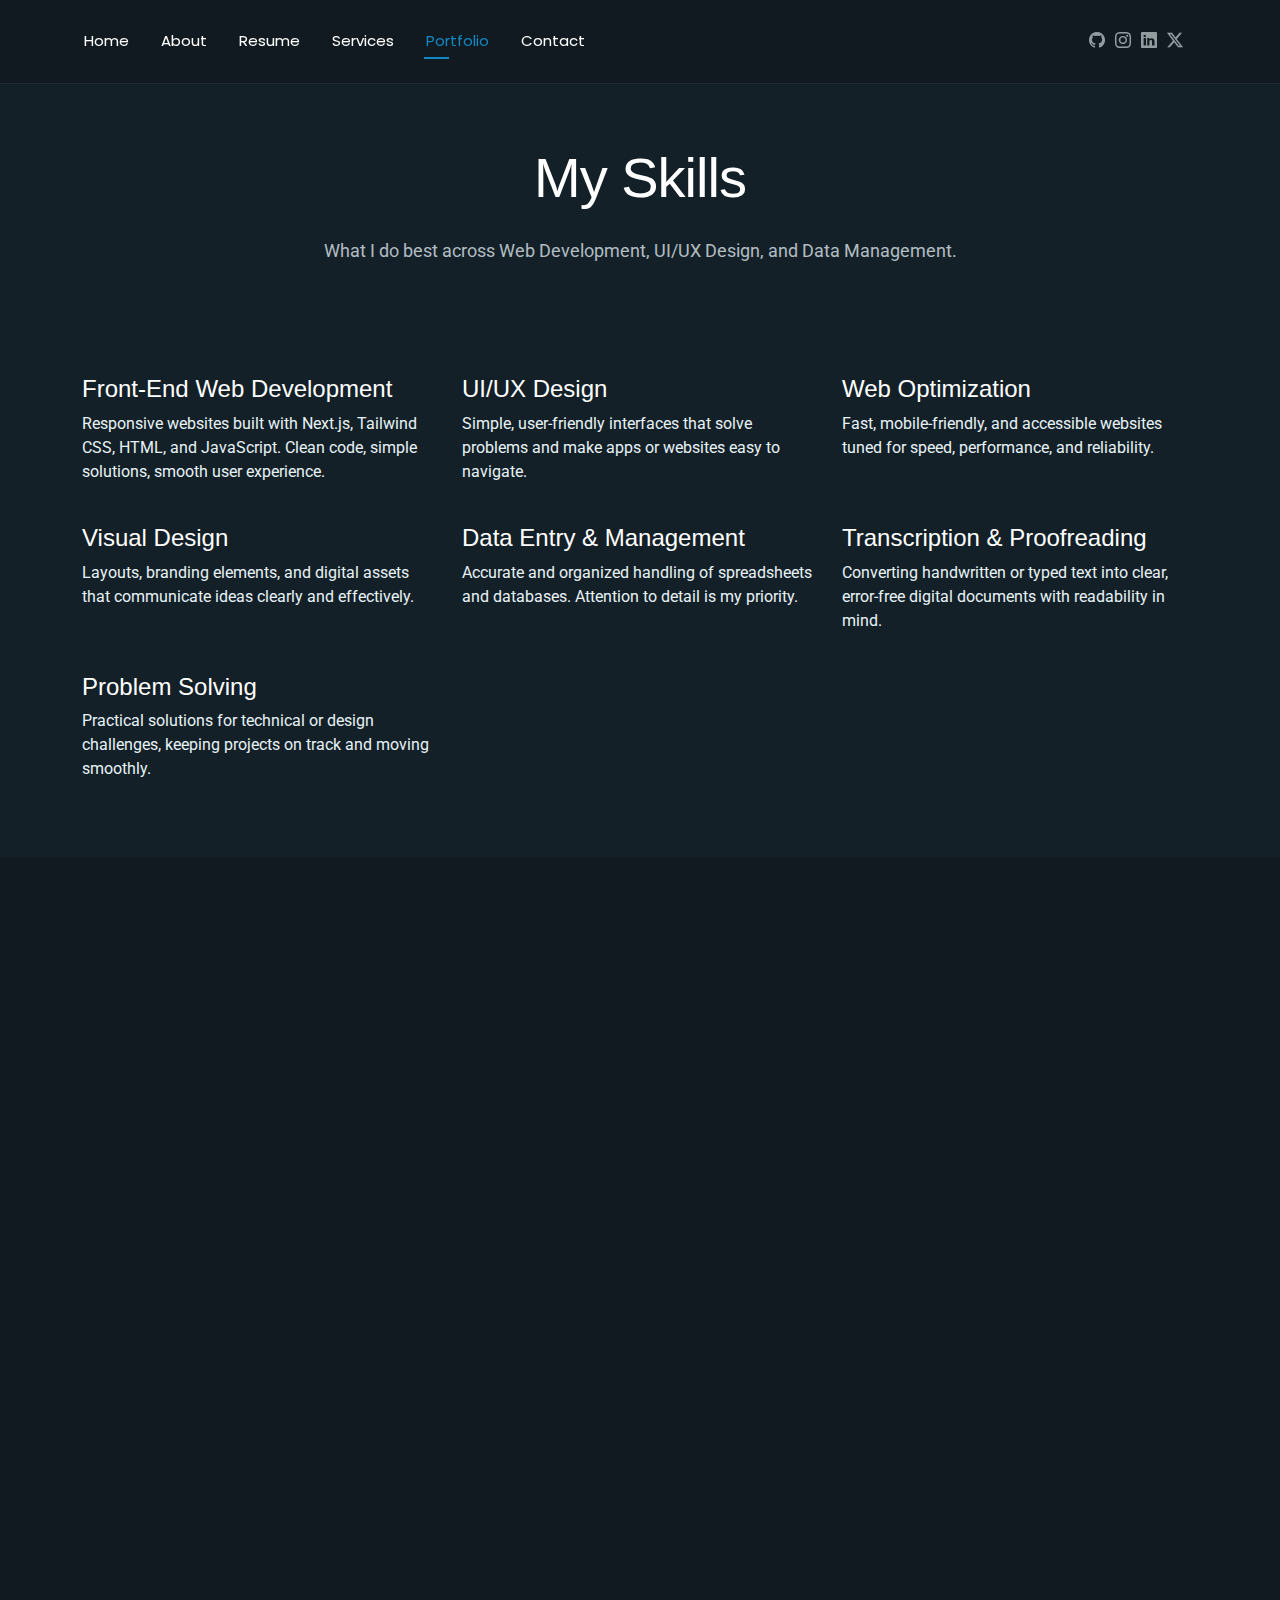
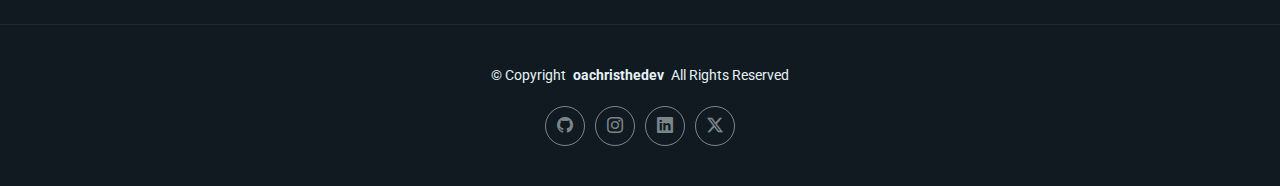
<file: portfolio.html>
<!DOCTYPE html>
<html lang="en">

<head>
  <meta charset="utf-8">
  <meta content="width=device-width, initial-scale=1.0" name="viewport">
  <title>Portfolio - oachristhedev</title>
  <meta name="description" content="Portfolio of Christopher Abuenyi Odoom – Web Developer, UI/UX Designer, Data Entry Specialist. Showcasing projects in website development, interface design, and data management.">
  <meta name="keywords" content="Web Developer, UI Designer, UX Designer, Data Entry, Portfolio, Front-End Developer, Figma, HTML, CSS, JavaScript">

  <!-- Favicons -->
  <link href="assets/img/OAC-logo.png" rel="icon">

  <!-- Fonts -->
  <link href="https://fonts.googleapis.com" rel="preconnect">
  <link href="https://fonts.gstatic.com" rel="preconnect" crossorigin>
  <link href="https://fonts.googleapis.com/css2?family=Roboto:wght@400;500;700&family=Poppins:wght@400;500;700&display=swap" rel="stylesheet">

  <!-- Vendor CSS Files -->
  <link href="assets/vendor/bootstrap/css/bootstrap.min.css" rel="stylesheet">
  <link href="assets/vendor/bootstrap-icons/bootstrap-icons.css" rel="stylesheet">
  <link href="assets/vendor/aos/aos.css" rel="stylesheet">
  <link href="assets/vendor/swiper/swiper-bundle.min.css" rel="stylesheet">
  <link href="assets/vendor/glightbox/css/glightbox.min.css" rel="stylesheet">

  <!-- Main CSS File -->
  <link href="assets/css/main.css" rel="stylesheet">

</head>

<body class="portfolio-page">

  <header id="header" class="header d-flex align-items-center light-background sticky-top">
    <div class="container position-relative d-flex align-items-center justify-content-between">

      <nav id="navmenu" class="navmenu">
        <ul>
          <li><a href="index.html">Home</a></li>
          <li><a href="about.html">About</a></li>
          <li><a href="resume.html">Resume</a></li>
          <li><a href="services.html">Services</a></li>
          <li><a href="portfolio.html" class="active">Portfolio</a></li>
          <li><a href="contact.html">Contact</a></li>
        </ul>
        <i class="mobile-nav-toggle d-xl-none bi bi-list"></i>
      </nav>

      <div class="header-social-links">
        <a href="https://github.com/oachristhedev"><i class="bi bi-github"></i></a>
        <a href="https://instagram.com/oachristhedev"><i class="bi bi-instagram"></i></a>
        <a href="https://www.linkedin.com/in/oachristhedev/"><i class="bi bi-linkedin"></i></a>
        <a href="https://x.com/oachristhedev"><i class="bi bi-twitter-x"></i></a>
      </div>

    </div>
  </header>

  <main class="main">

    <!-- Skills Section -->
    <section id="skills" class="skills section light-background">
      <div class="container" data-aos="fade-up">
        <div class="section-title text-center mb-5">
          <h2>My Skills</h2>
          <p>What I do best across Web Development, UI/UX Design, and Data Management.</p>
        </div>

        <div class="row gy-4">
          <div class="col-lg-4 col-md-6" data-aos="fade-up" data-aos-delay="100">
            <div class="skill-card">
              <h4>Front-End Web Development</h4>
              <p>Responsive websites built with Next.js, Tailwind CSS, HTML, and JavaScript. Clean code, simple solutions, smooth user experience.</p>
            </div>
          </div>
          <div class="col-lg-4 col-md-6" data-aos="fade-up" data-aos-delay="150">
            <div class="skill-card">
              <h4>UI/UX Design</h4>
              <p>Simple, user-friendly interfaces that solve problems and make apps or websites easy to navigate.</p>
            </div>
          </div>
          <div class="col-lg-4 col-md-6" data-aos="fade-up" data-aos-delay="200">
            <div class="skill-card">
              <h4>Web Optimization</h4>
              <p>Fast, mobile-friendly, and accessible websites tuned for speed, performance, and reliability.</p>
            </div>
          </div>
          <div class="col-lg-4 col-md-6" data-aos="fade-up" data-aos-delay="250">
            <div class="skill-card">
              <h4>Visual Design</h4>
              <p>Layouts, branding elements, and digital assets that communicate ideas clearly and effectively.</p>
            </div>
          </div>
          <div class="col-lg-4 col-md-6" data-aos="fade-up" data-aos-delay="300">
            <div class="skill-card">
              <h4>Data Entry & Management</h4>
              <p>Accurate and organized handling of spreadsheets and databases. Attention to detail is my priority.</p>
            </div>
          </div>
          <div class="col-lg-4 col-md-6" data-aos="fade-up" data-aos-delay="350">
            <div class="skill-card">
              <h4>Transcription & Proofreading</h4>
              <p>Converting handwritten or typed text into clear, error-free digital documents with readability in mind.</p>
            </div>
          </div>
          <div class="col-lg-4 col-md-6" data-aos="fade-up" data-aos-delay="400">
            <div class="skill-card">
              <h4>Problem Solving</h4>
              <p>Practical solutions for technical or design challenges, keeping projects on track and moving smoothly.</p>
            </div>
          </div>
        </div>
      </div>
    </section>

    <!-- Portfolio Section -->
    <section id="portfolio" class="portfolio section">
      <div class="container section-title" data-aos="fade-up">
        <h2>Portfolio</h2>
        <p>Projects highlighting Web Development, UI/UX Design, and Data Management expertise.</p>
      </div>

      <div class="container" data-aos="fade-up" data-aos-delay="100">
        <div class="isotope-layout" data-default-filter="*" data-layout="masonry" data-sort="original-order">
          <ul class="portfolio-filters isotope-filters" data-aos="fade-up" data-aos-delay="200">
            <li data-filter="*" class="filter-active">All</li>
            <li data-filter=".filter-web">Web Development</li>
            <li data-filter=".filter-uiux">UI/UX Design</li>
            <li data-filter=".filter-data">Data Management</li>
          </ul>

          <div class="row gy-4 isotope-container" data-aos="fade-up" data-aos-delay="300">

            <!-- Web Development Project -->
            <div class="col-lg-4 col-md-6 portfolio-item isotope-item filter-web">
              <div class="portfolio-card">
                <div class="portfolio-img">
                  <img src="assets/img/portfolio/portfolio-1.webp" alt="Business Website" class="img-fluid">
                  <div class="portfolio-overlay">
                    <a href="assets/img/portfolio/portfolio-1.webp" class="glightbox portfolio-lightbox"><i class="bi bi-plus"></i></a>
                    <a href="#" class="portfolio-details-link"><i class="bi bi-link"></i></a>
                  </div>
                </div>
                <div class="portfolio-info">
                  <h4>Business Website</h4>
                  <p>Responsive Web Design</p>
                  <div class="portfolio-tags">
                    <span>Web Development</span>
                    <span>UI/UX Design</span>
                  </div>
                </div>
              </div>
            </div>

            <!-- UI/UX Design Project -->
            <div class="col-lg-4 col-md-6 portfolio-item isotope-item filter-uiux">
              <div class="portfolio-card">
                <div class="portfolio-img">
                  <img src="assets/img/portfolio/portfolio-2.webp" alt="UI Design Project" class="img-fluid">
                  <div class="portfolio-overlay">
                    <a href="assets/img/portfolio/portfolio-2.webp" class="glightbox portfolio-lightbox"><i class="bi bi-plus"></i></a>
                    <a href="#" class="portfolio-details-link"><i class="bi bi-link"></i></a>
                  </div>
                </div>
                <div class="portfolio-info">
                  <h4>UI Design Project</h4>
                  <p>Figma / Interface Design</p>
                  <div class="portfolio-tags">
                    <span>UI/UX Design</span>
                  </div>
                </div>
              </div>
            </div>

            <!-- Data Management Project -->
            <div class="col-lg-4 col-md-6 portfolio-item isotope-item filter-data">
              <div class="portfolio-card">
                <div class="portfolio-img">
                  <img src="assets/img/portfolio/portfolio-3.webp" alt="Data Management" class="img-fluid">
                  <div class="portfolio-overlay">
                    <a href="assets/img/portfolio/portfolio-3.webp" class="glightbox portfolio-lightbox"><i class="bi bi-plus"></i></a>
                    <a href="#" class="portfolio-details-link"><i class="bi bi-link"></i></a>
                  </div>
                </div>
                <div class="portfolio-info">
                  <h4>Data Management Project</h4>
                  <p>Spreadsheet & Database Handling</p>
                  <div class="portfolio-tags">
                    <span>Data Management</span>
                    <span>Accuracy</span>
                  </div>
                </div>
              </div>
            </div>

          </div><!-- End Portfolio Items Container -->
        </div>
      </div>
    </section>

  </main>

  <footer id="footer" class="footer">
    <div class="container">
      <div class="copyright text-center">
        <p>
          © <span>Copyright</span>
          <strong class="px-1 sitename highlight">oachristhedev</strong>
          <span>All Rights Reserved<br /></span>
        </p>
      </div>
      <div class="social-links d-flex justify-content-center">
        <a href="https://github.com/oachristhedev"><i class="bi bi-github"></i></a>
        <a href="https://instagram.com/oachristhedev"><i class="bi bi-instagram"></i></a>
        <a href="https://www.linkedin.com/in/oachristhedev/"><i class="bi bi-linkedin"></i></a>
        <a href="https://x.com/oachristhedev"><i class="bi bi-twitter-x"></i></a>
      </div>
    </div>
  </footer>

  <a href="#" id="scroll-top" class="scroll-top d-flex align-items-center justify-content-center"><i class="bi bi-arrow-up-short"></i></a>
  <div id="preloader"></div>

  <!-- Vendor JS Files -->
  <script src="assets/vendor/bootstrap/js/bootstrap.bundle.min.js"></script>
  <script src="assets/vendor/php-email-form/validate.js"></script>
  <script src="assets/vendor/aos/aos.js"></script>
  <script src="assets/vendor/typed.js/typed.umd.js"></script>
  <script src="assets/vendor/waypoints/noframework.waypoints.js"></script>
  <script src="assets/vendor/purecounter/purecounter_vanilla.js"></script>
  <script src="assets/vendor/swiper/swiper-bundle.min.js"></script>
  <script src="assets/vendor/imagesloaded/imagesloaded.pkgd.min.js"></script>
  <script src="assets/vendor/isotope-layout/isotope.pkgd.min.js"></script>
  <script src="assets/vendor/glightbox/js/glightbox.min.js"></script>

  <!-- Main JS File -->
  <script src="assets/js/main.js"></script>

</body>

</html>
</file>
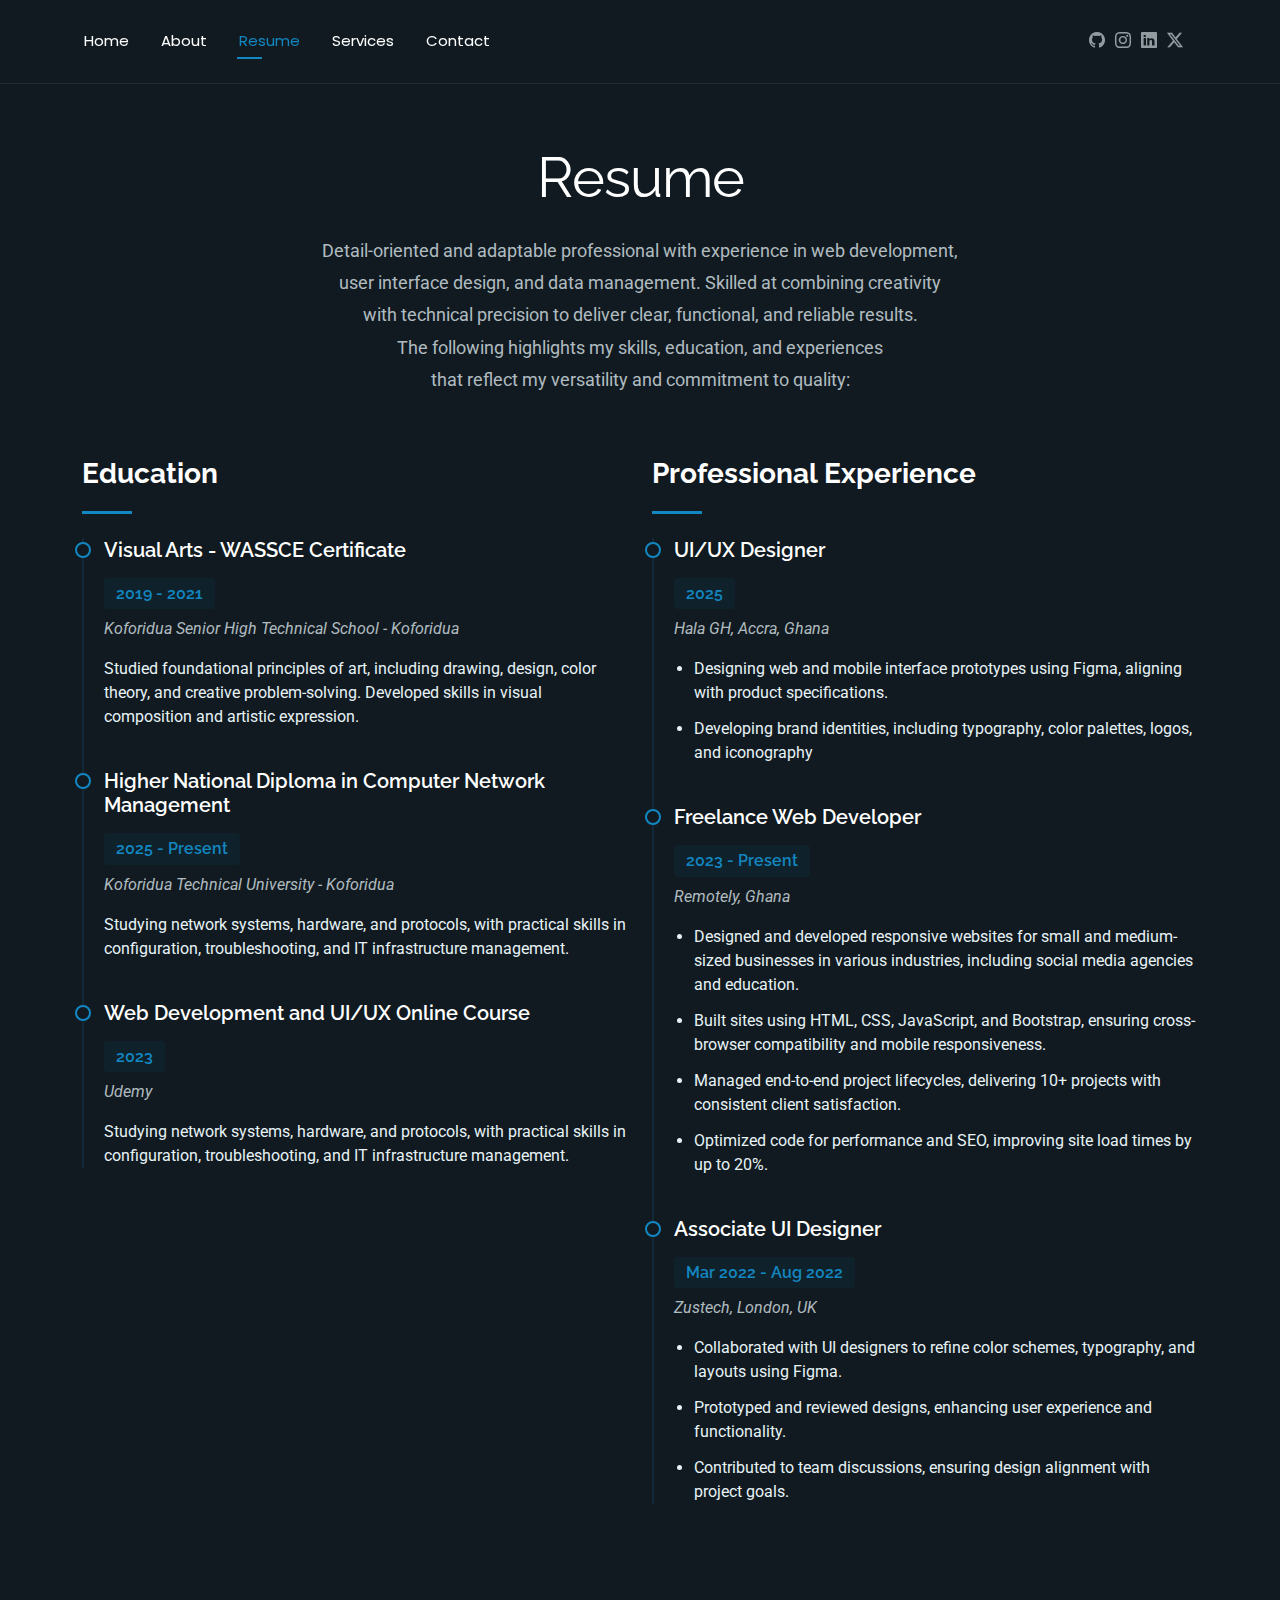
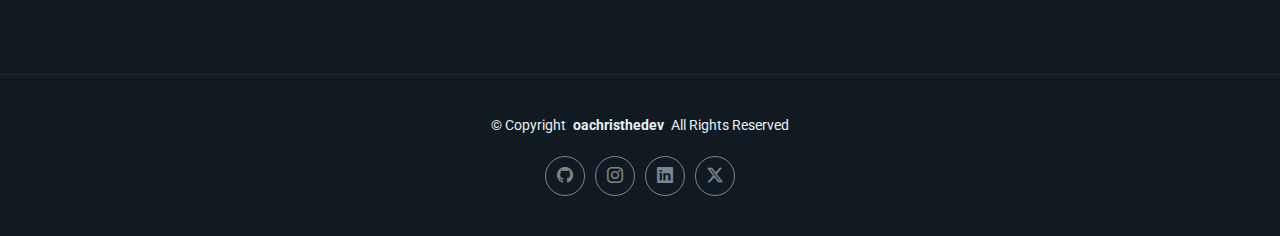
<file: resume.html>
<!DOCTYPE html>
<html lang="en">
  <head>
    <meta charset="utf-8" />
    <meta content="width=device-width, initial-scale=1.0" name="viewport" />
    <title>Resume - oachristhedev</title>
    <meta name="description" content="" />
    <meta name="keywords" content="" />

    <!-- Favicons -->
    <link href="assets/img/OAC-logo.png" rel="icon" />

    <!-- Fonts -->
    <link href="https://fonts.googleapis.com" rel="preconnect" />
    <link href="https://fonts.gstatic.com" rel="preconnect" crossorigin />
    <link
      href="https://fonts.googleapis.com/css2?family=Roboto:ital,wght@0,100;0,300;0,400;0,500;0,700;0,900;1,100;1,300;1,400;1,500;1,700;1,900&family=Poppins:ital,wght@0,100;0,200;0,300;0,400;0,500;0,600;0,700;0,800;0,900;1,100;1,200;1,300;1,400;1,500;1,600;1,700;1,800;1,900&family=Raleway:ital,wght@0,100;0,200;0,300;0,400;0,500;0,600;0,700;0,800;0,900;1,100;1,200;1,300;1,400;1,500;1,600;1,700;1,800;1,900&display=swap"
      rel="stylesheet"
    />

    <!-- Vendor CSS Files -->
    <link
      href="assets/vendor/bootstrap/css/bootstrap.min.css"
      rel="stylesheet"
    />
    <link
      href="assets/vendor/bootstrap-icons/bootstrap-icons.css"
      rel="stylesheet"
    />
    <link href="assets/vendor/aos/aos.css" rel="stylesheet" />
    <link href="assets/vendor/swiper/swiper-bundle.min.css" rel="stylesheet" />
    <link
      href="assets/vendor/glightbox/css/glightbox.min.css"
      rel="stylesheet"
    />

    <!-- Main CSS File -->
    <link href="assets/css/main.css" rel="stylesheet" />

  </head>

  <body class="resume-page">
    <header
      id="header"
      class="header d-flex align-items-center light-background sticky-top"
    >
      <div
        class="container position-relative d-flex align-items-center justify-content-between"
      >
        <!-- <a href="index.html" class="logo d-flex align-items-center me-auto me-xl-0">
      <img src="assets/img/logo.webp" alt="">
      <h1 class="sitename">FolioOne</h1> 
    </a> -->

        <nav id="navmenu" class="navmenu">
          <ul>
            <li><a href="index.html">Home</a></li>
            <li><a href="about.html">About</a></li>
            <li><a href="resume.html" class="active">Resume</a></li>
            <li><a href="services.html">Services</a></li>
            <!-- <li><a href="portfolio.html">Portfolio</a></li> -->
            <li><a href="contact.html">Contact</a></li>
          </ul>
          <i class="mobile-nav-toggle d-xl-none bi bi-list"></i>
        </nav>

        <div class="header-social-links">
          <a href="https://github.com/oachristhedev"
            ><i class="bi bi-github"></i
          ></a>
          <a href="https://instagram.com/oachristhedev"
            ><i class="bi bi-instagram"></i
          ></a>
          <a href="https://www.linkedin.com/in/oachristhedev/"
            ><i class="bi bi-linkedin"></i
          ></a>
          <a href="https://x.com/oachristhedev"
            ><i class="bi bi-twitter-x"></i
          ></a>
        </div>
      </div>
    </header>

    <main class="main">
      <!-- Resume Section -->
      <section id="resume" class="resume section">
        <!-- Section Title -->
        <div class="container section-title" data-aos="fade-up">
          <h2>Resume</h2>
          <div>
            <p>
              Detail-oriented and adaptable professional with experience in web development, user interface design, and data management. Skilled at combining creativity with technical precision to deliver clear, functional, and reliable results.
            </p>
            <p>
              The following highlights my skills, education, and experiences that reflect my versatility and commitment to quality:
            </p>
          </div>
        </div>
        <!-- End Section Title -->

        <div class="container" data-aos="fade-up" data-aos-delay="100">
          <div class="row">
            <div class="col-lg-6">
              <!-- Education Section -->
              <div class="resume-item" data-aos="fade-up">
                <h3 class="resume-title">Education</h3>

                <div class="resume-content">
                  <article class="education-item">
                    <h4>Visual Arts - WASSCE Certificate</h4>
                    <h5>2019 - 2021</h5>
                    <p class="institution">
                      <em>Koforidua Senior High Technical School - Koforidua</em>
                    </p>
                    <p>
                      Studied foundational principles of art, including drawing, design, color theory, and creative problem-solving. Developed skills in visual composition and artistic expression.
                    </p>
                  </article>

                  <article class="education-item">
                    <h4>Higher National Diploma in Computer Network Management</h4>
                    <h5>2025 - Present</h5>
                    <p class="institution">
                      <em>Koforidua Technical University - Koforidua</em>
                    </p>
                    <p>
                      Studying network systems, hardware, and protocols, with practical skills in configuration, troubleshooting, and IT infrastructure management.
                    </p>
                  </article>
                  
                  <article class="education-item">
                    <h4>Web Development and UI/UX Online Course</h4>
                    <h5>2023</h5>
                    <p class="institution">
                      <em>Udemy</em>
                    </p>
                    <p>
                      Studying network systems, hardware, and protocols, with practical skills in configuration, troubleshooting, and IT infrastructure management.
                    </p>
                  </article>
                </div>
              </div>
              <!-- End Education Section -->

              <!-- Professional Skills Section -->
              <div class="resume-item skills-animation" data-aos="fade-up">
                <h3 class="resume-title">Professional Skills</h3>

                <div class="resume-content">
                  <div class="skill-item">
                    <h4>Frontend Development</h4>
                    <div class="progress">
                      <div
                        class="progress-bar"
                        role="progressbar"
                        aria-valuenow="95"
                        aria-valuemin="0"
                        aria-valuemax="100"
                      ></div>
                    </div>
                  </div>

                  <div class="skill-item">
                    <h4>UI/UX Design</h4>
                    <div class="progress">
                      <div
                        class="progress-bar"
                        role="progressbar"
                        aria-valuenow="80"
                        aria-valuemin="0"
                        aria-valuemax="100"
                      ></div>
                    </div>
                  </div>

                  <div class="skill-item">
                    <h4>Data Entry &amp; Management</h4>
                    <div class="progress">
                      <div
                        class="progress-bar"
                        role="progressbar"
                        aria-valuenow="85"
                        aria-valuemin="0"
                        aria-valuemax="100"
                      ></div>
                    </div>
                  </div>

                  <div class="skill-item">
                    <h4>Transcription &amp; Proofreading</h4>
                    <div class="progress">
                      <div
                        class="progress-bar"
                        role="progressbar"
                        aria-valuenow="75"
                        aria-valuemin="0"
                        aria-valuemax="100"
                      ></div>
                    </div>
                  </div>
                </div>
              </div>
              <!-- End Professional Skills Section -->
            </div>

            <div class="col-lg-6">
              <!-- Experience Section -->
              <div class="resume-item" data-aos="fade-up" data-aos-delay="100">
                <h3 class="resume-title">Professional Experience</h3>

                <div class="resume-content">
                  <article class="experience-item">
                    <h4>UI/UX Designer</h4>
                    <h5>2025</h5>
                    <p class="company"><em>Hala GH, Accra, Ghana</em></p>
                    <ul>
                      <li>
                        Designing web and mobile interface prototypes using Figma, aligning with product specifications.
                      </li>
                      <li>
                        Developing brand identities, including typography, color palettes, logos, and iconography
                      </li>
                    </ul>
                  </article>

                  <article class="experience-item">
                    <h4>Freelance Web Developer</h4>
                    <h5>2023 - Present</h5>
                    <p class="company"><em>Remotely, Ghana</em></p>
                    <ul>
                      <li>
                        Designed and developed responsive websites for small and medium-sized businesses in various industries, including social media agencies and education.
                      </li>
                      <li>
                        Built sites using HTML, CSS, JavaScript, and Bootstrap, ensuring cross-browser compatibility and mobile responsiveness.
                      </li>
                      <li>
                        Managed end-to-end project lifecycles, delivering 10+ projects with consistent client satisfaction.
                      </li>
                      <li>
                        Optimized code for performance and SEO, improving site load times by up to 20%.
                      </li>
                    </ul>
                  </article>

                  <article class="experience-item">
                    <h4>Associate UI Designer</h4>
                    <h5>Mar 2022 - Aug 2022</h5>
                    <p class="company"><em>Zustech, London, UK</em></p>
                    <ul>
                      <li>
                        Collaborated with UI designers to refine color schemes, typography, and layouts using Figma.
                      </li>
                      <li>
                        Prototyped and reviewed designs, enhancing user experience and functionality.
                      </li>
                      <li>
                       Contributed to team discussions, ensuring design alignment with project goals.
                      </li>
                    </ul>
                  </article>
                </div>
              </div>
              <!-- End Experience Section -->
            </div>
          </div>
        </div>
      </section>
      <!-- /Resume Section -->
    </main>

    <footer id="footer" class="footer">
      <div class="container">
        <div class="copyright text-center">
          <p>
            © <span>Copyright</span>
            <strong class="px-1 sitename highlight">oachristhedev</strong>
            <span>All Rights Reserved<br /></span>
          </p>
        </div>
        <div class="social-links d-flex justify-content-center">
          <a href="https://github.com/oachristhedev"
            ><i class="bi bi-github"></i
          ></a>
          <a href="https://instagram.com/oachristhedev"
            ><i class="bi bi-instagram"></i
          ></a>
          <a href="https://www.linkedin.com/in/oachristhedev/"
            ><i class="bi bi-linkedin"></i
          ></a>
          <a href="https://x.com/oachristhedev"
            ><i class="bi bi-twitter-x"></i
          ></a>
        </div>
      </div>
    </footer>

    <!-- Scroll Top -->
    <a
      href="#"
      id="scroll-top"
      class="scroll-top d-flex align-items-center justify-content-center"
      ><i class="bi bi-arrow-up-short"></i
    ></a>

    <!-- Preloader -->
    <div id="preloader"></div>

    <!-- Vendor JS Files -->
    <script src="assets/vendor/bootstrap/js/bootstrap.bundle.min.js"></script>
    <script src="assets/vendor/php-email-form/validate.js"></script>
    <script src="assets/vendor/aos/aos.js"></script>
    <script src="assets/vendor/typed.js/typed.umd.js"></script>
    <script src="assets/vendor/waypoints/noframework.waypoints.js"></script>
    <script src="assets/vendor/purecounter/purecounter_vanilla.js"></script>
    <script src="assets/vendor/swiper/swiper-bundle.min.js"></script>
    <script src="assets/vendor/imagesloaded/imagesloaded.pkgd.min.js"></script>
    <script src="assets/vendor/isotope-layout/isotope.pkgd.min.js"></script>
    <script src="assets/vendor/glightbox/js/glightbox.min.js"></script>

    <!-- Main JS File -->
    <script src="assets/js/main.js"></script>
  </body>
</html>
</file>
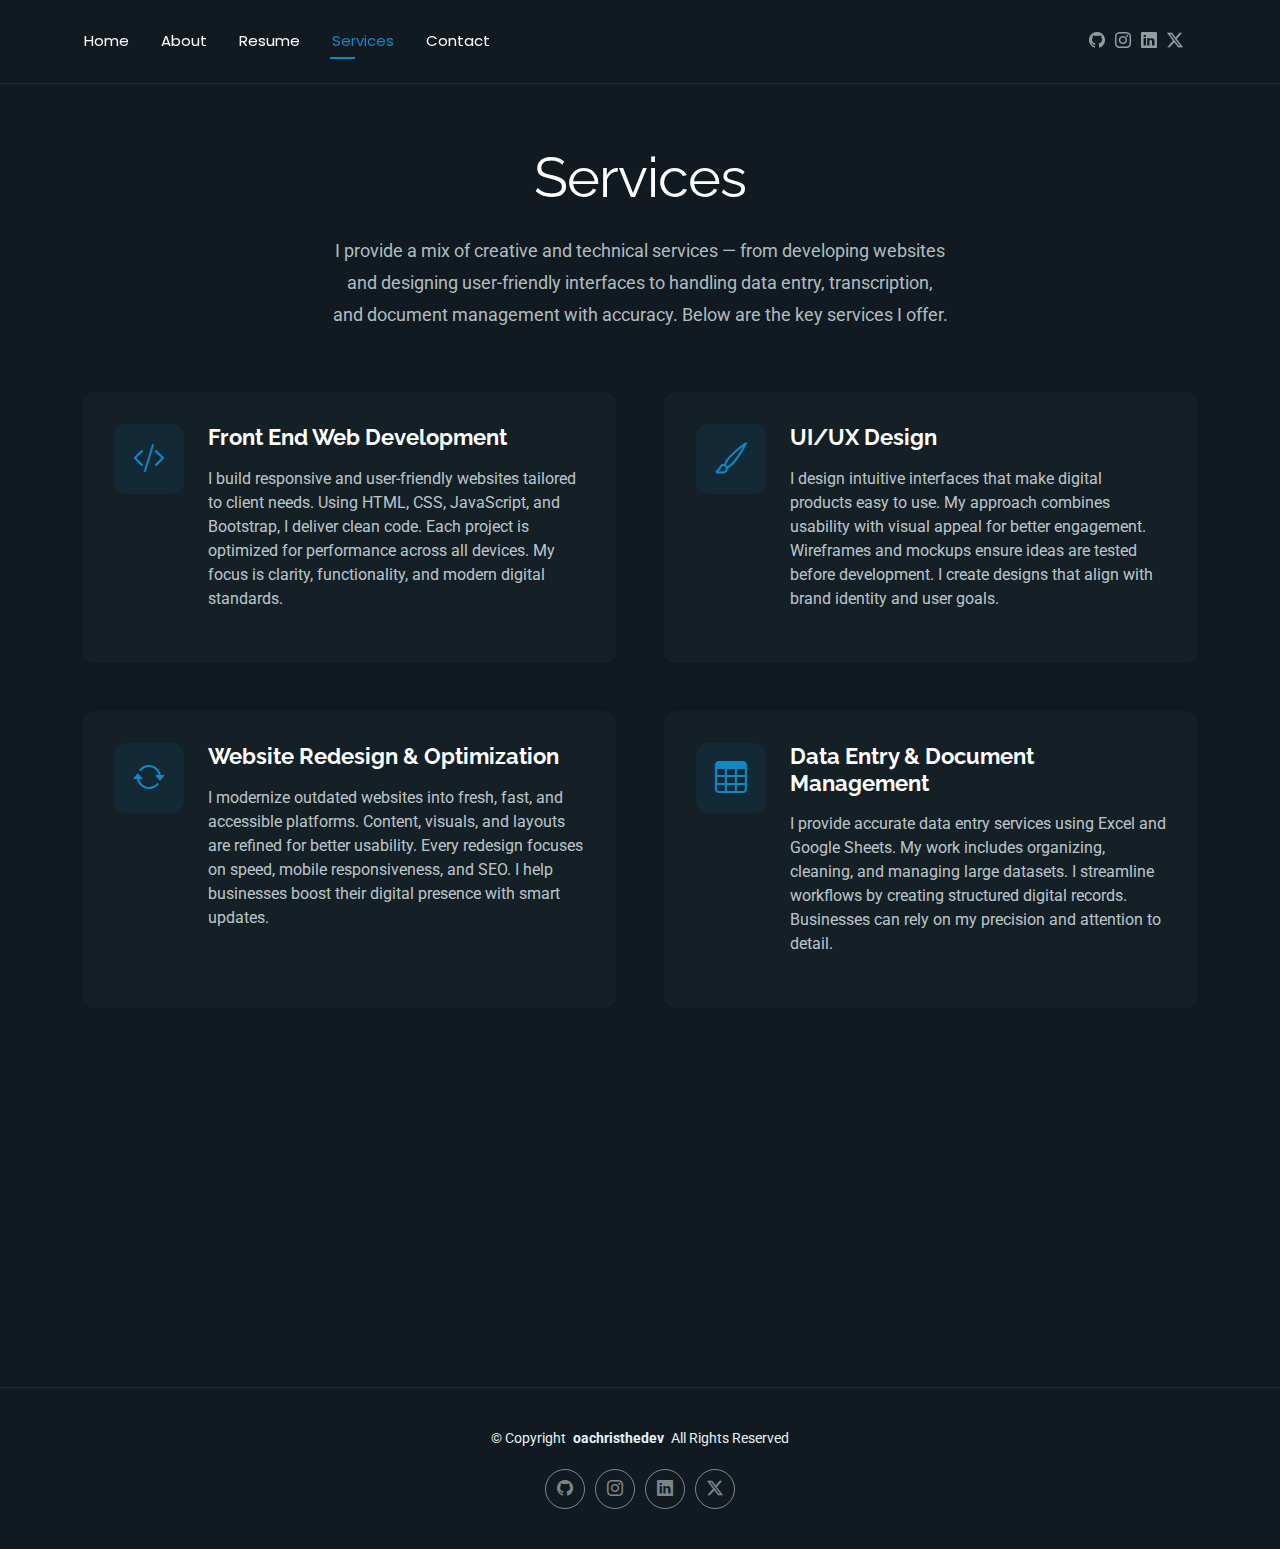
<file: services.html>
<!DOCTYPE html>
<html lang="en">
  <head>
    <meta charset="utf-8" />
    <meta content="width=device-width, initial-scale=1.0" name="viewport" />
    <title>Services - oachristhedev</title>
    <meta name="description" content="" />
    <meta name="keywords" content="" />

    <!-- Favicons -->
    <link href="assets/img/OAC-logo.png" rel="icon" />

    <!-- Fonts -->
    <link href="https://fonts.googleapis.com" rel="preconnect" />
    <link href="https://fonts.gstatic.com" rel="preconnect" crossorigin />
    <link
      href="https://fonts.googleapis.com/css2?family=Roboto:ital,wght@0,100;0,300;0,400;0,500;0,700;0,900;1,100;1,300;1,400;1,500;1,700;1,900&family=Poppins:ital,wght@0,100;0,200;0,300;0,400;0,500;0,600;0,700;0,800;0,900;1,100;1,200;1,300;1,400;1,500;1,600;1,700;1,800;1,900&family=Raleway:ital,wght@0,100;0,200;0,300;0,400;0,500;0,600;0,700;0,800;0,900;1,100;1,200;1,300;1,400;1,500;1,600;1,700;1,800;1,900&display=swap"
      rel="stylesheet"
    />

    <!-- Vendor CSS Files -->
    <link
      href="assets/vendor/bootstrap/css/bootstrap.min.css"
      rel="stylesheet"
    />
    <link
      href="assets/vendor/bootstrap-icons/bootstrap-icons.css"
      rel="stylesheet"
    />
    <link href="assets/vendor/aos/aos.css" rel="stylesheet" />
    <link href="assets/vendor/swiper/swiper-bundle.min.css" rel="stylesheet" />
    <link
      href="assets/vendor/glightbox/css/glightbox.min.css"
      rel="stylesheet"
    />

    <!-- Main CSS File -->
    <link href="assets/css/main.css" rel="stylesheet" />

  </head>

  <body class="services-page">
    <header
      id="header"
      class="header d-flex align-items-center light-background sticky-top"
    >
      <div
        class="container position-relative d-flex align-items-center justify-content-between"
      >
        <!-- <a href="index.html" class="logo d-flex align-items-center me-auto me-xl-0">
      <img src="assets/img/logo.webp" alt="">
      <h1 class="sitename">FolioOne</h1> 
    </a> -->

        <nav id="navmenu" class="navmenu">
          <ul>
            <li><a href="index.html">Home</a></li>
            <li><a href="about.html">About</a></li>
            <li><a href="resume.html">Resume</a></li>
            <li><a href="services.html" class="active">Services</a></li>
            <!-- <li><a href="portfolio.html">Portfolio</a></li> -->
            <li><a href="contact.html">Contact</a></li>
          </ul>
          <i class="mobile-nav-toggle d-xl-none bi bi-list"></i>
        </nav>

        <div class="header-social-links">
          <a href="https://github.com/oachristhedev"
            ><i class="bi bi-github"></i
          ></a>
          <a href="https://instagram.com/oachristhedev"
            ><i class="bi bi-instagram"></i
          ></a>
          <a href="https://www.linkedin.com/in/oachristhedev/"
            ><i class="bi bi-linkedin"></i
          ></a>
          <a href="https://x.com/oachristhedev"
            ><i class="bi bi-twitter-x"></i
          ></a>
        </div>
      </div>
    </header>

    <main class="main">
      <!-- Services Section -->
      <section id="services" class="services section">
        <!-- Section Title -->
        <div class="container section-title" data-aos="fade-up">
          <h2>Services</h2>
          <p>
            I provide a mix of creative and technical services — from developing websites and designing user-friendly interfaces to handling data entry, transcription, and document management with accuracy. Below are the key services I offer.
          </p>
        </div>
        <!-- End Section Title -->

        <div class="container" data-aos="fade-up" data-aos-delay="100">
          <div class="row justify-content-center g-5">
            <div class="col-md-6" data-aos="fade-right" data-aos-delay="100">
              <div class="service-item">
                <div class="service-icon">
                  <i class="bi bi-code-slash"></i>
                </div>
                <div class="service-content">
                  <h3>Front End Web Development</h3>
                  <p>
                    I build responsive and user-friendly websites tailored to
                    client needs. Using HTML, CSS, JavaScript, and Bootstrap, I
                    deliver clean code. Each project is optimized for
                    performance across all devices. My focus is clarity,
                    functionality, and modern digital standards.
                  </p>
                  <!-- <a href="service-details.html" class="service-link">
                    <span>Learn More</span>
                    <i class="bi bi-arrow-right"></i>
                  </a> -->
                </div>
              </div>
            </div>

            <!-- End Service Item -->
            <div class="col-md-6" data-aos="fade-right" data-aos-delay="200">
              <div class="service-item">
                <div class="service-icon">
                  <i class="bi bi-brush"></i>
                </div>
                <div class="service-content">
                  <h3>UI/UX Design</h3>
                  <p>
                    I design intuitive interfaces that make digital products
                    easy to use. My approach combines usability with visual
                    appeal for better engagement. Wireframes and mockups ensure
                    ideas are tested before development. I create designs that
                    align with brand identity and user goals.
                  </p>
                  <!-- <a href="service-details.html" class="service-link">
                    <span>Learn More</span>
                    <i class="bi bi-arrow-right"></i>
                  </a> -->
                </div>
              </div>
            </div>

            <!-- End Service Item -->
            <div class="col-md-6" data-aos="fade-left" data-aos-delay="100">
              <div class="service-item">
                <div class="service-icon">
                  <i class="bi bi-arrow-repeat"></i>
                </div>
                <div class="service-content">
                  <h3>Website Redesign & Optimization</h3>
                  <p>
                    I modernize outdated websites into fresh, fast, and
                    accessible platforms. Content, visuals, and layouts are
                    refined for better usability. Every redesign focuses on
                    speed, mobile responsiveness, and SEO. I help businesses
                    boost their digital presence with smart updates.
                  </p>
                  <!-- <a href="service-details.html" class="service-link">
                    <span>Learn More</span>
                    <i class="bi bi-arrow-right"></i>
                  </a> -->
                </div>
              </div>
            </div>

            <!-- End Service Item -->
            <div class="col-md-6" data-aos="fade-left" data-aos-delay="100">
              <div class="service-item">
                <div class="service-icon">
                  <i class="bi bi-table"></i>
                </div>
                <div class="service-content">
                  <h3>Data Entry & Document Management</h3>
                  <p>
                    I provide accurate data entry services using Excel and
                    Google Sheets. My work includes organizing, cleaning, and
                    managing large datasets. I streamline workflows by creating
                    structured digital records. Businesses can rely on my
                    precision and attention to detail.
                  </p>
                  <!-- <a href="service-details.html" class="service-link">
                    <span>Learn More</span>
                    <i class="bi bi-arrow-right"></i>
                  </a> -->
                </div>
              </div>
            </div>

            <!-- End Service Item -->
            <div class="col-md-6" data-aos="fade-left" data-aos-delay="100">
              <div class="service-item">
                <div class="service-icon">
                  <i class="bi bi-pencil-square"></i>
                </div>
                <div class="service-content">
                  <h3>Transcription & Proofreading</h3>
                  <p>
                    I transcribe handwritten and typed content into polished
                    digital formats. Every transcription is carefully proofread
                    for clarity and accuracy. I work with recipes, documents,
                    and professional records. Clients receive clean,
                    well-structured, and error-free text.
                  </p>
                  <!-- <a href="service-details.html" class="service-link">
                    <span>Learn More</span>
                    <i class="bi bi-arrow-right"></i>
                  </a> -->
                </div>
              </div>
            </div>

            <!-- End Service Item -->
            <div class="col-md-6" data-aos="fade-left" data-aos-delay="100">
              <div class="service-item">
                <div class="service-icon">
                  <i class="bi bi-palette"></i>
                </div>
                <div class="service-content">
                  <h3>Creative Visual Design</h3>
                  <p>
                    I apply visual arts knowledge to create compelling digital
                    assets. Design principles guide every layout, icon, and
                    branding element. I focus on clear communication through
                    balanced visual design. The goal is to make ideas stand out
                    and connect with audiences.
                  </p>
                  <!-- <a href="service-details.html" class="service-link">
                    <span>Learn More</span>
                    <i class="bi bi-arrow-right"></i>
                  </a> -->
                </div>
              </div>
            </div>

            <!-- End Service Item -->
          </div>
        </div>
      </section>
      <!-- /Services Section -->
    </main>

    <footer id="footer" class="footer">
      <div class="container">
        <div class="copyright text-center">
          <p>
            © <span>Copyright</span>
            <strong class="px-1 sitename highlight">oachristhedev</strong>
            <span>All Rights Reserved<br /></span>
          </p>
        </div>
        <div class="social-links d-flex justify-content-center">
          <a href="https://github.com/oachristhedev"
            ><i class="bi bi-github"></i
          ></a>
          <a href="https://instagram.com/oachristhedev"
            ><i class="bi bi-instagram"></i
          ></a>
          <a href="https://www.linkedin.com/in/oachristhedev/"
            ><i class="bi bi-linkedin"></i
          ></a>
          <a href="https://x.com/oachristhedev"
            ><i class="bi bi-twitter-x"></i
          ></a>
        </div>
      </div>
    </footer>

    <!-- Scroll Top -->
    <a
      href="#"
      id="scroll-top"
      class="scroll-top d-flex align-items-center justify-content-center"
      ><i class="bi bi-arrow-up-short"></i
    ></a>

    <!-- Preloader -->
    <div id="preloader"></div>

    <!-- Vendor JS Files -->
    <script src="assets/vendor/bootstrap/js/bootstrap.bundle.min.js"></script>
    <script src="assets/vendor/php-email-form/validate.js"></script>
    <script src="assets/vendor/aos/aos.js"></script>
    <script src="assets/vendor/typed.js/typed.umd.js"></script>
    <script src="assets/vendor/waypoints/noframework.waypoints.js"></script>
    <script src="assets/vendor/purecounter/purecounter_vanilla.js"></script>
    <script src="assets/vendor/swiper/swiper-bundle.min.js"></script>
    <script src="assets/vendor/imagesloaded/imagesloaded.pkgd.min.js"></script>
    <script src="assets/vendor/isotope-layout/isotope.pkgd.min.js"></script>
    <script src="assets/vendor/glightbox/js/glightbox.min.js"></script>

    <!-- Main JS File -->
    <script src="assets/js/main.js"></script>
  </body>
</html>
</file>
<file: assets/css/main.css>
/*--------------------------------------------------------------
# Font & Color Variables
# Help: https://bootstrapmade.com/color-system/
--------------------------------------------------------------*/
/* Fonts */
:root {
  --default-font: "Roboto",  system-ui, -apple-system, "Segoe UI", "Helvetica Neue", Arial, "Noto Sans", "Liberation Sans", sans-serif, "Apple Color Emoji", "Segoe UI Emoji", "Segoe UI Symbol", "Noto Color Emoji";
  --heading-font: "Raleway",  sans-serif;
  --nav-font: "Poppins",  sans-serif;
}

/* Global Colors - The following color variables are used throughout the website. Updating them here will change the color scheme of the entire website */
:root { 
  --background-color: #101a20; /* Background color for the entire website, including individual sections */
  --default-color: #e7f2f7; /* Default color used for the majority of the text content across the entire website */
  --heading-color: #ffffff; /* Color for headings, subheadings and title throughout the website */
  --accent-color: #1387c1; /* Accent color that represents your brand on the website. It's used for buttons, links, and other elements that need to stand out */
  --surface-color: #141f26; /* The surface color is used as a background of boxed elements within sections, such as cards, icon boxes, or other elements that require a visual separation from the global background. */
  --contrast-color: #ffffff; /* Contrast color for text, ensuring readability against backgrounds of accent, heading, or default colors. */
}

/* Nav Menu Colors - The following color variables are used specifically for the navigation menu. They are separate from the global colors to allow for more customization options */
:root {
  --nav-color: #ffffff;  /* The default color of the main navmenu links */
  --nav-hover-color: #1387c1; /* Applied to main navmenu links when they are hovered over or active */
  --nav-mobile-background-color: #213642; /* Used as the background color for mobile navigation menu */
  --nav-dropdown-background-color: #051117; /* Used as the background color for dropdown items that appear when hovering over primary navigation items */
  --nav-dropdown-color: #e7f2f7; /* Used for navigation links of the dropdown items in the navigation menu. */
  --nav-dropdown-hover-color: #1387c1; /* Similar to --nav-hover-color, this color is applied to dropdown navigation links when they are hovered over. */
}

/* Color Presets - These classes override global colors when applied to any section or element, providing reuse of the sam color scheme. */

.light-background {
  --background-color: #142027;
  --surface-color: #325264;
}

.dark-background {
  --background-color: #0b1419;
  --default-color: #ffffff;
  --heading-color: #ffffff;
  --surface-color: #252525;
  --contrast-color: #ffffff;
}

/* Smooth scroll */
:root {
  scroll-behavior: smooth;
}

/*--------------------------------------------------------------
# General Styling & Shared Classes
--------------------------------------------------------------*/
body {
  color: var(--default-color);
  background-color: var(--background-color);
  font-family: var(--default-font);
}

a {
  color: var(--accent-color);
  text-decoration: none;
  transition: 0.3s;
}

a:hover {
  color: color-mix(in srgb, var(--accent-color), transparent 25%);
  text-decoration: none;
}

h1,
h2,
h3,
h4,
h5,
h6 {
  color: var(--heading-color);
  font-family: var(--heading-font);
}

/* PHP Email Form Messages
------------------------------*/
.php-email-form .error-message {
  display: none;
  background: #df1529;
  color: #ffffff;
  text-align: left;
  padding: 15px;
  margin-bottom: 24px;
  font-weight: 600;
}

.php-email-form .sent-message {
  display: none;
  color: #ffffff;
  background: #059652;
  text-align: center;
  padding: 15px;
  margin-bottom: 24px;
  font-weight: 600;
}

.php-email-form .loading {
  display: none;
  background: var(--surface-color);
  text-align: center;
  padding: 15px;
  margin-bottom: 24px;
}

.php-email-form .loading:before {
  content: "";
  display: inline-block;
  border-radius: 50%;
  width: 24px;
  height: 24px;
  margin: 0 10px -6px 0;
  border: 3px solid var(--accent-color);
  border-top-color: var(--surface-color);
  animation: php-email-form-loading 1s linear infinite;
}

@keyframes php-email-form-loading {
  0% {
    transform: rotate(0deg);
  }

  100% {
    transform: rotate(360deg);
  }
}

/*--------------------------------------------------------------
# Global Header
--------------------------------------------------------------*/
.header {
  --background-color: rgba(255, 255, 255, 0);
  color: var(--default-color);
  background-color: var(--background-color);
  padding: 15px 0;
  transition: all 0.5s;
  z-index: 997;
  border-bottom: 1px solid color-mix(in srgb, var(--default-color), transparent 92%);
}

.header .logo {
  line-height: 1;
}

.header .logo img {
  max-height: 36px;
  margin-right: 8px;
}

.header .logo h1 {
  font-size: 32px;
  margin: 0;
  font-weight: 400;
  color: var(--heading-color);
}

.header .header-social-links {
  padding-right: 15px;
}

.header .header-social-links a {
  color: color-mix(in srgb, var(--default-color), transparent 40%);
  padding-left: 6px;
  display: inline-block;
  transition: 0.3s;
  font-size: 16px;
}

.header .header-social-links a:hover {
  color: var(--default-color);
}

.header .header-social-links a i {
  line-height: 0px;
}

@media (max-width: 1200px) {
  .header .logo {
    order: 1;
  }

  .header .header-social-links {
    order: 2;
  }

  .header .navmenu {
    order: 3;
  }
}

/* Global Header on Scroll
------------------------------*/
.scrolled .header {
  --background-color: rgba(16, 26, 32, 0.9);
}

/*--------------------------------------------------------------
# Navigation Menu
--------------------------------------------------------------*/
/* Desktop Navigation */
@media (min-width: 1200px) {
  .navmenu {
    padding: 0;
  }

  .navmenu ul {
    margin: 0;
    padding: 0;
    display: flex;
    list-style: none;
    align-items: center;
  }

  .navmenu li {
    position: relative;
  }

  .navmenu>ul>li {
    white-space: nowrap;
    padding: 15px 28px 15px 0;
  }

  .navmenu>ul>li:last-child {
    padding-right: 0;
  }

  .navmenu a,
  .navmenu a:focus {
    color: var(--nav-color);
    font-size: 15px;
    padding: 0 2px;
    font-family: var(--nav-font);
    font-weight: 400;
    display: flex;
    align-items: center;
    justify-content: space-between;
    white-space: nowrap;
    transition: 0.3s;
    position: relative;
  }

  .navmenu a i,
  .navmenu a:focus i {
    font-size: 12px;
    line-height: 0;
    margin-left: 5px;
    transition: 0.3s;
  }

  .navmenu>ul>li>a:before {
    content: "";
    position: absolute;
    height: 2px;
    bottom: -6px;
    left: 0;
    background-color: var(--nav-hover-color);
    visibility: hidden;
    width: 0px;
    transition: all 0.3s ease-in-out 0s;
  }

  .navmenu a:hover:before,
  .navmenu li:hover>a:before,
  .navmenu .active:before {
    visibility: visible;
    width: 25px;
  }

  .navmenu li:hover>a,
  .navmenu .active,
  .navmenu .active:focus {
    color: var(--nav-hover-color);
  }

  .navmenu .dropdown ul {
    margin: 0;
    padding: 10px 0;
    background: var(--nav-dropdown-background-color);
    display: block;
    position: absolute;
    visibility: hidden;
    left: -5px;
    top: 130%;
    opacity: 0;
    transition: 0.3s;
    border-radius: 4px;
    z-index: 99;
    box-shadow: 0px 0px 30px rgba(0, 0, 0, 0.1);
  }

  .navmenu .dropdown ul li {
    min-width: 200px;
  }

  .navmenu .dropdown ul a {
    padding: 10px 20px;
    font-size: 15px;
    text-transform: none;
    color: var(--nav-dropdown-color);
  }

  .navmenu .dropdown ul a i {
    font-size: 12px;
  }

  .navmenu .dropdown ul a:hover,
  .navmenu .dropdown ul .active:hover,
  .navmenu .dropdown ul li:hover>a {
    color: var(--nav-dropdown-hover-color);
  }

  .navmenu .dropdown:hover>ul {
    opacity: 1;
    top: 100%;
    visibility: visible;
  }

  .navmenu .dropdown .dropdown ul {
    top: 0;
    left: -90%;
    visibility: hidden;
  }

  .navmenu .dropdown .dropdown:hover>ul {
    opacity: 1;
    top: 0;
    left: -100%;
    visibility: visible;
  }
}

/* Mobile Navigation */
@media (max-width: 1199px) {
  .mobile-nav-toggle {
    color: var(--nav-color);
    font-size: 28px;
    line-height: 0;
    margin-right: 10px;
    cursor: pointer;
    transition: color 0.3s;
  }

  .navmenu {
    padding: 0;
    z-index: 9997;
  }

  .navmenu ul {
    display: none;
    list-style: none;
    position: absolute;
    inset: 60px 20px 20px 20px;
    padding: 10px 0;
    margin: 0;
    border-radius: 6px;
    background-color: var(--nav-mobile-background-color);
    border: 1px solid color-mix(in srgb, var(--default-color), transparent 90%);
    box-shadow: none;
    overflow-y: auto;
    transition: 0.3s;
    z-index: 9998;
  }

  .navmenu a,
  .navmenu a:focus {
    color: var(--nav-dropdown-color);
    padding: 10px 20px;
    font-family: var(--nav-font);
    font-size: 17px;
    font-weight: 500;
    display: flex;
    align-items: center;
    justify-content: space-between;
    white-space: nowrap;
    transition: 0.3s;
  }

  .navmenu a i,
  .navmenu a:focus i {
    font-size: 12px;
    line-height: 0;
    margin-left: 5px;
    width: 30px;
    height: 30px;
    display: flex;
    align-items: center;
    justify-content: center;
    border-radius: 50%;
    transition: 0.3s;
    background-color: color-mix(in srgb, var(--accent-color), transparent 90%);
  }

  .navmenu a i:hover,
  .navmenu a:focus i:hover {
    background-color: var(--accent-color);
    color: var(--contrast-color);
  }

  .navmenu a:hover,
  .navmenu .active,
  .navmenu .active:focus {
    color: var(--nav-dropdown-hover-color);
  }

  .navmenu .active i,
  .navmenu .active:focus i {
    background-color: var(--accent-color);
    color: var(--contrast-color);
    transform: rotate(180deg);
  }

  .navmenu .dropdown ul {
    position: static;
    display: none;
    z-index: 99;
    padding: 10px 0;
    margin: 10px 20px;
    background-color: var(--nav-dropdown-background-color);
    transition: all 0.5s ease-in-out;
  }

  .navmenu .dropdown ul ul {
    background-color: rgba(33, 37, 41, 0.1);
  }

  .navmenu .dropdown>.dropdown-active {
    display: block;
    background-color: rgba(33, 37, 41, 0.03);
  }

  .mobile-nav-active {
    overflow: hidden;
  }

  .mobile-nav-active .mobile-nav-toggle {
    color: #fff;
    position: absolute;
    font-size: 32px;
    top: 15px;
    right: 15px;
    margin-right: 0;
    z-index: 9999;
  }

  .mobile-nav-active .navmenu {
    position: fixed;
    overflow: hidden;
    inset: 0;
    background: rgba(33, 37, 41, 0.8);
    transition: 0.3s;
  }

  .mobile-nav-active .navmenu>ul {
    display: block;
  }
}

/*--------------------------------------------------------------
# Global Footer
--------------------------------------------------------------*/
.footer {
  color: var(--default-color);
  background-color: var(--background-color);
  font-size: 14px;
  padding: 40px 0;
  position: relative;
  border-top: 1px solid color-mix(in srgb, var(--default-color), transparent 92%);
}

.footer .copyright p {
  margin-bottom: 0;
}

.footer .social-links {
  margin-top: 20px;
}

.footer .social-links a {
  display: flex;
  align-items: center;
  justify-content: center;
  width: 40px;
  height: 40px;
  border-radius: 50%;
  border: 1px solid color-mix(in srgb, var(--default-color), transparent 50%);
  font-size: 16px;
  color: color-mix(in srgb, var(--default-color), transparent 50%);
  margin: 0 5px;
  transition: 0.3s;
}

.footer .social-links a:hover {
  color: var(--accent-color);
  border-color: var(--accent-color);
}

.footer .credits {
  margin-top: 10px;
  font-size: 13px;
  text-align: center;
}

/*--------------------------------------------------------------
# Preloader
--------------------------------------------------------------*/
#preloader {
  position: fixed;
  inset: 0;
  z-index: 9999;
  overflow: hidden;
  background-color: var(--background-color);
  transition: all 0.6s ease-out;
  width: 100%;
  height: 100vh;
}

#preloader:before,
#preloader:after {
  content: "";
  position: absolute;
  border: 4px solid var(--accent-color);
  border-radius: 50%;
  animation: animate-preloader 2s cubic-bezier(0, 0.2, 0.8, 1) infinite;
}

#preloader:after {
  animation-delay: -0.5s;
}

@keyframes animate-preloader {
  0% {
    width: 10px;
    height: 10px;
    top: calc(50% - 5px);
    left: calc(50% - 5px);
    opacity: 1;
  }

  100% {
    width: 72px;
    height: 72px;
    top: calc(50% - 36px);
    left: calc(50% - 36px);
    opacity: 0;
  }
}

/*--------------------------------------------------------------
# Scroll Top Button
--------------------------------------------------------------*/
.scroll-top {
  position: fixed;
  visibility: hidden;
  opacity: 0;
  right: 15px;
  bottom: -15px;
  z-index: 99999;
  background-color: var(--accent-color);
  width: 44px;
  height: 44px;
  border-radius: 50px;
  transition: all 0.4s;
}

.scroll-top i {
  font-size: 24px;
  color: var(--contrast-color);
  line-height: 0;
}

.scroll-top:hover {
  background-color: color-mix(in srgb, var(--accent-color), transparent 20%);
  color: var(--contrast-color);
}

.scroll-top.active {
  visibility: visible;
  opacity: 1;
  bottom: 15px;
}

/*--------------------------------------------------------------
# Disable aos animation delay on mobile devices
--------------------------------------------------------------*/
@media screen and (max-width: 768px) {
  [data-aos-delay] {
    transition-delay: 0 !important;
  }
}

/*--------------------------------------------------------------
# Global Page Titles & Breadcrumbs
--------------------------------------------------------------*/
.page-title {
  color: var(--default-color);
  background-color: var(--background-color);
  position: relative;
}

.page-title .heading {
  padding: 80px 0;
  border-top: 1px solid color-mix(in srgb, var(--default-color), transparent 90%);
}

.page-title .heading h1 {
  font-size: 38px;
  font-weight: 700;
}

.page-title nav {
  background-color: color-mix(in srgb, var(--default-color), transparent 96%);
  padding: 20px 0;
}

.page-title nav ol {
  display: flex;
  flex-wrap: wrap;
  list-style: none;
  padding: 0;
  margin: 0;
  font-size: 16px;
  font-weight: 400;
}

.page-title nav ol li+li {
  padding-left: 10px;
}

.page-title nav ol li+li::before {
  content: "/";
  display: inline-block;
  padding-right: 10px;
  color: color-mix(in srgb, var(--default-color), transparent 70%);
}

/*--------------------------------------------------------------
# Global Sections
--------------------------------------------------------------*/
section,
.section {
  color: var(--default-color);
  background-color: var(--background-color);
  padding: 60px 0;
  scroll-margin-top: 100px;
  overflow: clip;
}

@media (max-width: 1199px) {

  section,
  .section {
    scroll-margin-top: 66px;
  }
}

/*--------------------------------------------------------------
# Global Section Titles
--------------------------------------------------------------*/
.section-title {
  text-align: center;
  padding-bottom: 60px;
  position: relative;
}

.section-title h2 {
  font-size: 3.5rem;
  font-weight: 400;
  line-height: 1.2;
  color: var(--heading-color);
  margin-bottom: 1.5rem;
  letter-spacing: -1px;
}

@media (max-width: 768px) {
  .section-title h2 {
    font-size: 2.5rem;
  }
}

.section-title p {
  font-size: 1.125rem;
  line-height: 1.8;
  color: color-mix(in srgb, var(--default-color), transparent 25%);
  max-width: 900px;
  margin: 0 auto;
  text-wrap: balance;
}

/*--------------------------------------------------------------
# Hero Section
--------------------------------------------------------------*/
.hero {
  padding: 80px 0;
  min-height: 100vh;
  display: flex;
  align-items: center;
}

.hero .hero-content h1 {
  font-size: 3.5rem;
  font-weight: 700;
  margin-bottom: 1rem;
  line-height: 1.2;
}

.hero .hero-content h1 .highlight {
  color: var(--accent-color);
  position: relative;
  text-decoration: none;
}

.hero .hero-content h1 .highlight::after {
  content: "";
  position: absolute;
  bottom: 0;
  left: 0;
  width: 100%;
  height: 3px;
  background: linear-gradient(90deg, var(--accent-color), color-mix(in srgb, var(--accent-color), transparent 50%));
  border-radius: 2px;
}

@media (max-width: 768px) {
  .hero .hero-content h1 {
    font-size: 2.5rem;
  }
}

.hero .hero-content h2 {
  font-size: 1.5rem;
  font-weight: 400;
  margin-bottom: 2rem;
  color: color-mix(in srgb, var(--default-color), transparent 20%);
}

.hero .hero-content h2 .typed {
  color: var(--accent-color);
  font-weight: 600;
}

@media (max-width: 768px) {
  .hero .hero-content h2 {
    font-size: 1.25rem;
  }
}

.hero .hero-content p {
  font-size: 1.1rem;
  line-height: 1.6;
  margin-bottom: 2.5rem;
  color: color-mix(in srgb, var(--default-color), transparent 30%);
}

.hero .hero-actions {
  display: flex;
  gap: 1rem;
  margin-bottom: 3rem;
}

.hero .hero-actions .btn {
  padding: 12px 30px;
  border-radius: 50px;
  font-weight: 600;
  text-decoration: none;
  transition: all 0.3s ease;
  border: 2px solid;
}

.hero .hero-actions .btn.btn-primary {
  background: var(--accent-color);
  color: var(--contrast-color);
  border-color: var(--accent-color);
}

.hero .hero-actions .btn.btn-primary:hover {
  background: color-mix(in srgb, var(--accent-color), black 15%);
  border-color: color-mix(in srgb, var(--accent-color), black 15%);
  transform: translateY(-2px);
}

.hero .hero-actions .btn.btn-outline {
  background: transparent;
  color: var(--accent-color);
  border-color: var(--accent-color);
}

.hero .hero-actions .btn.btn-outline:hover {
  transform: translateY(-2px);
}

@media (max-width: 576px) {
  .hero .hero-actions {
    flex-direction: column;
  }

  .hero .hero-actions .btn {
    text-align: center;
  }
}

.hero .social-links {
  display: flex;
  gap: 1rem;
}

.hero .social-links a {
  width: 45px;
  height: 45px;
  background: var(--surface-color);
  border-radius: 50%;
  display: flex;
  align-items: center;
  justify-content: center;
  color: var(--default-color);
  font-size: 1.2rem;
  transition: all 0.3s ease;
}

.hero .social-links a:hover {
  background: var(--accent-color);
  color: var(--contrast-color);
  transform: translateY(-3px);
  box-shadow: 0 8px 25px color-mix(in srgb, var(--accent-color), transparent 70%);
}

.hero .hero-image {
  position: relative;
}

.hero .hero-image .image-wrapper {
  position: relative;
  max-width: 450px;
  margin: 0 auto;
}

.hero .hero-image .image-wrapper img {
  border-radius: 20px;
  box-shadow: 0 5px 15px color-mix(in srgb, var(--default-color), transparent 95%);
  transition: transform 0.3s ease;
}

.hero .hero-image .image-wrapper img:hover {
  transform: scale(1.02);
}

.hero .hero-image .floating-elements {
  position: absolute;
  top: 0;
  left: 0;
  right: 0;
  bottom: 0;
  pointer-events: none;
}

.hero .hero-image .floating-elements .floating-card {
  position: absolute;
  background: var(--surface-color);
  padding: 15px 20px;
  border-radius: 15px;
  box-shadow: 0 10px 30px color-mix(in srgb, var(--default-color), transparent 90%);
  display: flex;
  align-items: center;
  gap: 10px;
  font-weight: 600;
  animation: float 3s ease-in-out infinite;
}

.hero .hero-image .floating-elements .floating-card i {
  font-size: 1.5rem;
  color: var(--accent-color);
}

.hero .hero-image .floating-elements .floating-card.design {
  top: 10%;
  right: -10%;
  animation-delay: 0s;
}

.hero .hero-image .floating-elements .floating-card.code {
  bottom: 30%;
  left: -15%;
  animation-delay: 1s;
}

.hero .hero-image .floating-elements .floating-card.creativity {
  top: 60%;
  right: -5%;
  animation-delay: 2s;
}

@media (max-width: 992px) {
  .hero .hero-image .floating-elements .floating-card {
    display: none;
  }
}

@keyframes float {

  0%,
  100% {
    transform: translateY(0px);
  }

  50% {
    transform: translateY(-10px);
  }
}

@media (max-width: 992px) {
  .hero .hero-content {
    text-align: center;
    margin-bottom: 3rem;
  }
}

/*--------------------------------------------------------------
# About Section
--------------------------------------------------------------*/
.about .intro-content .eyebrow {
  display: inline-block;
  letter-spacing: 0.12em;
  text-transform: uppercase;
  font-size: 12px;
  color: color-mix(in srgb, var(--default-color), transparent 40%);
  margin-bottom: 16px;
}

.about .intro-content .headline {
  font-family: var(--heading-font);
  font-weight: 300;
  line-height: 1.2;
  font-size: clamp(28px, 4vw, 44px);
  margin: 0 0 24px 0;
}

.about .intro-content .lead {
  font-size: 18px;
  line-height: 1.8;
  color: color-mix(in srgb, var(--default-color), transparent 10%);
  margin-bottom: 24px;
}

.about .intro-content p {
  line-height: 1.8;
  margin-bottom: 24px;
  color: color-mix(in srgb, var(--default-color), transparent 5%);
}

.about .intro-content .cta-group {
  display: flex;
  gap: 24px;
  align-items: center;
  margin-top: 24px;
}

.about .intro-content .cta-group .btn-ghost {
  display: inline-flex;
  align-items: center;
  gap: 8px;
  padding: 12px 18px;
  border-radius: 6px;
  color: var(--accent-color);
  background: color-mix(in srgb, var(--accent-color), transparent 92%);
  border: 1px solid color-mix(in srgb, var(--accent-color), transparent 70%);
  transition: 0.3s ease-in-out;
}

.about .intro-content .cta-group .btn-ghost:hover,
.about .intro-content .cta-group .btn-ghost:focus {
  color: var(--contrast-color);
  background: var(--accent-color);
  border-color: var(--accent-color);
  outline: none;
  box-shadow: 0 0 0 3px color-mix(in srgb, var(--accent-color), transparent 70%);
}

.about .intro-content .cta-group .link-underline {
  display: inline-flex;
  align-items: center;
  gap: 8px;
  position: relative;
  color: var(--accent-color);
  padding-bottom: 4px;
  transition: 0.3s ease-in-out;
}

.about .intro-content .cta-group .link-underline::after {
  content: "";
  position: absolute;
  left: 0;
  right: 0;
  bottom: 0;
  height: 1px;
  background: color-mix(in srgb, var(--accent-color), transparent 40%);
  transform: scaleX(0.4);
  transform-origin: left;
  transition: 0.3s ease-in-out;
}

.about .intro-content .cta-group .link-underline:hover,
.about .intro-content .cta-group .link-underline:focus {
  color: color-mix(in srgb, var(--accent-color), transparent 10%);
  outline: none;
}

.about .intro-content .cta-group .link-underline:hover::after,
.about .intro-content .cta-group .link-underline:focus::after {
  transform: scaleX(1);
}

.about .profile-figure {
  margin: 0;
}

.about .profile-figure .profile-photo {
  width: 88%;
  max-width: 440px;
  border-radius: 18px;
  box-shadow: 0 10px 30px color-mix(in srgb, var(--default-color), transparent 92%);
  transform: translateY(0);
  transition: transform 0.3s ease-in-out;
}

.about .profile-figure .profile-caption {
  margin-top: 24px;
  display: flex;
  align-items: center;
  justify-content: center;
}

.about .profile-figure .profile-caption .meta {
  font-size: 14px;
  color: color-mix(in srgb, var(--default-color), transparent 20%);
}

.about .profile-figure .profile-caption .meta .funfact {
  font-size: 13px;
  margin-top: 4px;
  color: color-mix(in srgb, var(--default-color), transparent 35%);
}

.about .profile-figure:hover .profile-photo {
  transform: translateY(-4px);
}

.about .skill-item {
  padding: 24px;
  border-radius: 6px;
  transition: 0.3s ease-in-out;
  background: color-mix(in srgb, var(--surface-color), var(--accent-color) 2%);
  border: 1px solid color-mix(in srgb, var(--default-color), transparent 88%);
  height: 100%;
}

.about .skill-item i {
  font-size: 24px;
  color: var(--accent-color);
  margin-bottom: 16px;
  display: inline-block;
}

.about .skill-item h3 {
  font-size: 16px;
  margin-bottom: 6px;
  font-weight: 500;
}

.about .skill-item p {
  margin: 0;
  font-size: 14px;
  color: color-mix(in srgb, var(--default-color), transparent 25%);
}

.about .skill-item:hover {
  transform: translateY(-3px);
  border-color: color-mix(in srgb, var(--accent-color), transparent 60%);
  box-shadow: 0 10px 30px color-mix(in srgb, var(--default-color), transparent 92%);
}

.about .timeline-item {
  position: relative;
  padding-left: 26px;
}

.about .timeline-item time {
  display: inline-block;
  font-size: 12px;
  letter-spacing: 0.08em;
  text-transform: uppercase;
  color: color-mix(in srgb, var(--default-color), transparent 45%);
  margin-bottom: 6px;
}

.about .timeline-item h4 {
  font-size: 18px;
  font-weight: 400;
  margin: 0 0 6px;
}

.about .timeline-item p {
  font-size: 14px;
  color: color-mix(in srgb, var(--default-color), transparent 25%);
  margin: 0;
}

.about .timeline-item .dot {
  position: absolute;
  left: 0;
  top: 4px;
  width: 10px;
  height: 10px;
  border-radius: 50%;
  background: var(--accent-color);
  box-shadow: 0 0 0 6px color-mix(in srgb, var(--accent-color), transparent 80%);
}

.about .personal-quote {
  padding: 24px 0;
}

.about .personal-quote p {
  font-family: var(--heading-font);
  font-weight: 300;
  font-size: clamp(20px, 3vw, 28px);
  line-height: 1.5;
  color: color-mix(in srgb, var(--default-color), transparent 5%);
  margin: 0 auto;
  max-width: 800px;
}

.about .fact-pill {
  display: flex;
  align-items: center;
  justify-content: center;
  gap: 10px;
  padding: 10px 14px;
  border-radius: 999px;
  border: 1px solid color-mix(in srgb, var(--default-color), transparent 85%);
  background: var(--surface-color);
  color: color-mix(in srgb, var(--default-color), transparent 10%);
  transition: 0.3s ease-in-out;
}

.about .fact-pill i {
  color: var(--accent-color);
}

.about .fact-pill span {
  font-size: 14px;
}

.about .fact-pill:hover {
  transform: translateY(-2px);
  border-color: color-mix(in srgb, var(--accent-color), transparent 60%);
  box-shadow: 0 10px 30px color-mix(in srgb, var(--default-color), transparent 92%);
}

.about .fact-pill:focus-within {
  box-shadow: 0 0 0 3px color-mix(in srgb, var(--accent-color), transparent 70%);
}

@media (max-width: 992px) {
  .about .profile-figure {
    text-align: center !important;
  }

  .about .profile-figure .profile-photo {
    width: 72%;
  }

  .about .intro-content .cta-group {
    flex-wrap: wrap;
  }
}

@media (max-width: 576px) {
  .about .profile-figure .profile-photo {
    width: 100%;
  }
}

/*--------------------------------------------------------------
# Skills Section
--------------------------------------------------------------*/
.skills .skill-box {
  background-color: var(--surface-color);
  padding: 2rem;
  border-radius: 8px;
  box-shadow: 0 0 20px rgba(0, 0, 0, 0.05);
}

.skills .skill-box h3 {
  font-size: 1.2rem;
  margin-bottom: 1rem;
  font-weight: 600;
}

.skills .skill-box p {
  font-size: 0.9rem;
  margin-bottom: 0.8rem;
  opacity: 0.6;
}

.skills .skill-box .progress {
  background-color: color-mix(in srgb, var(--accent-color), transparent 85%);
  border-radius: 50px;
  height: 8px;
  margin-top: 5px;
  overflow: hidden;
}

.skills .skill-box .progress .progress-bar {
  background-color: var(--accent-color);
  height: 100%;
  position: relative;
  border-radius: 50px;
  transition: 0.9s;
  width: 1px;
}

/*--------------------------------------------------------------
# Stats Section
--------------------------------------------------------------*/
.stats .avatars {
  position: relative;
}

.stats .avatars img {
  width: 60px;
  height: 60px;
  border: 3px solid var(--accent-color);
  margin-right: -15px;
  transition: transform 0.3s ease;
}

.stats .avatars img:hover {
  transform: translateY(-5px);
  z-index: 2;
}

.stats .counters h2 {
  color: var(--heading-color);
  font-size: 48px;
  font-weight: 700;
  margin-bottom: 10px;
}

.stats .counters h2 span {
  display: inline-block;
}

.stats .counters p {
  color: var(--default-color);
  font-size: 18px;
  margin: 0;
  opacity: 0.9;
}

@media (max-width: 991px) {
  .stats .row {
    text-align: center;
  }

  .stats .avatars {
    justify-content: center;
    margin-bottom: 40px;
  }

  .stats .counters h2 {
    font-size: 36px;
  }

  .stats .counters p {
    font-size: 16px;
  }

  .stats .counters .col-md-4 {
    margin-bottom: 30px;
  }

  .stats .counters .col-md-4:last-child {
    margin-bottom: 0;
  }
}

@media (max-width: 576px) {
  .stats {
    padding: 60px 0;
  }

  .stats .avatars {
    flex-wrap: wrap;
    justify-content: center;
  }

  .stats .avatars img {
    margin: 0 -8px;
  }
}

/*--------------------------------------------------------------
# Testimonials Section
--------------------------------------------------------------*/
.testimonials .testimonials-carousel,
.testimonials .testimonials-slider {
  overflow: hidden;
}

.testimonials .testimonial-item .testimonial-content {
  border-left: 3px solid var(--accent-color);
  padding-left: 30px;
}

.testimonials .testimonial-item .testimonial-img {
  border-radius: 50%;
  border: 4px solid var(--background-color);
  margin: 0 auto;
}

.testimonials .testimonial-item h3 {
  font-size: 20px;
  font-weight: bold;
  margin: 10px 0 5px 0;
}

.testimonials .testimonial-item h4 {
  font-size: 14px;
  color: color-mix(in srgb, var(--default-color), transparent 40%);
  margin: 0 0 10px 0;
}

.testimonials .testimonial-item .stars i {
  color: #ffc107;
  margin: 0 1px;
}

.testimonials .testimonial-item .quote-icon-left,
.testimonials .testimonial-item .quote-icon-right {
  color: color-mix(in srgb, var(--accent-color), transparent 50%);
  font-size: 26px;
  line-height: 0;
}

.testimonials .testimonial-item .quote-icon-left {
  display: inline-block;
  left: -5px;
  position: relative;
}

.testimonials .testimonial-item .quote-icon-right {
  display: inline-block;
  right: -5px;
  position: relative;
  top: 10px;
  transform: scale(-1, -1);
}

.testimonials .testimonial-item p {
  font-style: italic;
}

.testimonials .swiper-wrapper {
  height: auto;
}

.testimonials .swiper-pagination {
  margin-top: 30px;
  position: relative;
}

.testimonials .swiper-pagination .swiper-pagination-bullet {
  width: 12px;
  height: 12px;
  background-color: color-mix(in srgb, var(--default-color), transparent 85%);
  opacity: 1;
}

.testimonials .swiper-pagination .swiper-pagination-bullet-active {
  background-color: var(--accent-color);
}

/*--------------------------------------------------------------
# Resume Section
--------------------------------------------------------------*/
.resume .resume-item {
  margin-bottom: 3rem;
}

.resume .resume-item .resume-title {
  font-size: 1.75rem;
  font-weight: 700;
  margin-bottom: 1.5rem;
  padding-bottom: 1.5rem;
  position: relative;
  color: var(--heading-color);
}

.resume .resume-item .resume-title::after {
  content: "";
  position: absolute;
  display: block;
  width: 50px;
  height: 3px;
  background: var(--accent-color);
  bottom: 0;
  left: 0;
}

.resume .resume-item .resume-content {
  padding-left: 1.25rem;
  border-left: 2px solid color-mix(in srgb, var(--accent-color), transparent 85%);
}

.resume .resume-item article {
  position: relative;
  margin-bottom: 2.5rem;
}

.resume .resume-item article::before {
  content: "";
  position: absolute;
  width: 16px;
  height: 16px;
  border-radius: 50%;
  left: -1.8rem;
  top: 0.25rem;
  background: var(--background-color);
  border: 2px solid var(--accent-color);
}

.resume .resume-item article h4 {
  font-size: 1.25rem;
  font-weight: 600;
  margin-bottom: 0.5rem;
  color: var(--heading-color);
}

.resume .resume-item article h5 {
  font-size: 1rem;
  background: color-mix(in srgb, var(--accent-color), transparent 92%);
  padding: 0.375rem 0.75rem;
  display: inline-block;
  font-weight: 600;
  margin: 0.5rem 0;
  color: var(--accent-color);
  border-radius: 4px;
}

.resume .resume-item article .institution,
.resume .resume-item article .company {
  font-size: 1rem;
  margin-bottom: 1rem;
  color: color-mix(in srgb, var(--default-color), transparent 25%);
}

.resume .resume-item article p {
  margin-bottom: 1rem;
}

.resume .resume-item article ul {
  padding-left: 1.25rem;
  margin-bottom: 0;
}

.resume .resume-item article ul li {
  padding-bottom: 0.75rem;
  position: relative;
}

.resume .resume-item article ul li:last-child {
  padding-bottom: 0;
}

.resume .skill-item {
  margin-bottom: 2rem;
}

.resume .skill-item h4 {
  font-size: 1rem;
  font-weight: 600;
  margin-bottom: 0.75rem;
  color: var(--heading-color);
}

.resume .skill-item .progress {
  height: 0.75rem;
  background-color: color-mix(in srgb, var(--accent-color), transparent 92%);
  border-radius: 1rem;
  overflow: visible;
}

.resume .skill-item .progress .progress-bar {
  background-color: var(--accent-color);
  position: relative;
  border-radius: 1rem;
  width: 0;
  transition: width 1s ease;
}

.resume .skill-item .progress .progress-bar::after {
  content: attr(aria-valuenow) "%";
  position: absolute;
  right: 0;
  top: -1.75rem;
  font-size: 0.875rem;
  font-weight: 600;
  color: var(--accent-color);
}

@media (max-width: 991.98px) {
  .resume .resume-item {
    margin-bottom: 2rem;
  }
}

@media (max-width: 767.98px) {
  .resume .resume-content {
    padding-left: 1rem !important;
  }

  .resume article::before {
    left: -2rem !important;
  }
}

/*--------------------------------------------------------------
# Services Section
--------------------------------------------------------------*/
.services .service-item {
  display: flex;
  background-color: var(--surface-color);
  border-radius: 12px;
  padding: 2rem;
  height: 100%;
  position: relative;
  overflow: hidden;
  box-shadow: 0 5px 20px rgba(0, 0, 0, 0.03);
  transition: all 0.4s ease;
}

.services .service-item::before {
  content: "";
  position: absolute;
  left: 0;
  top: 0;
  height: 100%;
  width: 4px;
  background-color: var(--accent-color);
  transform: scaleY(0);
  transform-origin: bottom;
  transition: transform 0.4s cubic-bezier(0.65, 0, 0.35, 1);
}

.services .service-item:hover {
  box-shadow: 0 10px 30px rgba(0, 0, 0, 0.08);
  transform: translateY(-5px);
}

.services .service-item:hover::before {
  transform: scaleY(1);
}

.services .service-item:hover .service-icon {
  background-color: var(--accent-color);
  color: var(--contrast-color);
  transform: rotateY(180deg);
}

.services .service-item:hover .service-icon i {
  transform: rotateY(180deg);
}

.services .service-item:hover .service-link i {
  transform: translateX(5px);
}

.services .service-icon {
  flex-shrink: 0;
  width: 70px;
  height: 70px;
  border-radius: 12px;
  background-color: color-mix(in srgb, var(--accent-color), transparent 90%);
  color: var(--accent-color);
  display: flex;
  align-items: center;
  justify-content: center;
  margin-right: 1.5rem;
  transition: all 0.5s ease;
}

.services .service-icon i {
  font-size: 2rem;
  transition: transform 0.5s ease;
}

.services .service-content {
  flex-grow: 1;
}

.services .service-content h3 {
  font-size: 1.4rem;
  margin-bottom: 1rem;
  font-weight: 700;
  color: var(--heading-color);
}

.services .service-content p {
  margin-bottom: 1.25rem;
  color: color-mix(in srgb, var(--default-color), transparent 20%);
}

.services .service-link {
  display: inline-flex;
  align-items: center;
  color: var(--accent-color);
  font-weight: 600;
  text-decoration: none;
  transition: color 0.3s ease;
}

.services .service-link span {
  margin-right: 0.5rem;
}

.services .service-link i {
  transition: transform 0.3s ease;
}

.services .service-link:hover {
  color: color-mix(in srgb, var(--accent-color), transparent 25%);
}

@media (max-width: 767.98px) {
  .services .service-item {
    padding: 1.5rem;
    margin-bottom: 1rem;
  }

  .services .service-icon {
    width: 60px;
    height: 60px;
    margin-right: 1rem;
  }

  .services .service-icon i {
    font-size: 1.5rem;
  }

  .services .service-content h3 {
    font-size: 1.2rem;
    margin-bottom: 0.75rem;
  }

  .services .service-content p {
    margin-bottom: 1rem;
    font-size: 0.95rem;
  }
}

@media (max-width: 575.98px) {
  .services .service-item {
    flex-direction: column;
    text-align: center;
  }

  .services .service-item::before {
    width: 100%;
    height: 4px;
    transform: scaleX(0);
    transform-origin: left;
  }

  .services .service-item:hover::before {
    transform: scaleX(1);
  }

  .services .service-icon {
    margin-right: 0;
    margin-bottom: 1.25rem;
  }

  .services .service-link {
    justify-content: center;
  }
}

/*--------------------------------------------------------------
# Service Details Section
--------------------------------------------------------------*/
.service-details .service-hero {
  margin-bottom: 4rem;
}

.service-details .service-hero .service-meta {
  display: flex;
  align-items: center;
  gap: 1rem;
  margin-bottom: 1.5rem;
}

.service-details .service-hero .service-meta .service-category {
  background: color-mix(in srgb, var(--accent-color), transparent 85%);
  color: var(--accent-color);
  padding: 0.5rem 1rem;
  border-radius: 20px;
  font-size: 0.85rem;
  font-weight: 500;
  letter-spacing: 0.5px;
}

.service-details .service-hero .service-meta .reading-time {
  color: color-mix(in srgb, var(--default-color), transparent 50%);
  font-size: 0.9rem;
  font-weight: 300;
}

.service-details .service-hero h1 {
  font-size: 3.5rem;
  font-weight: 300;
  line-height: 1.2;
  margin-bottom: 1.5rem;
  color: var(--heading-color);
  letter-spacing: -0.02em;
}

.service-details .service-hero .service-description {
  font-size: 1.25rem;
  line-height: 1.7;
  color: color-mix(in srgb, var(--default-color), transparent 25%);
  font-weight: 300;
  margin: 0;
}

.service-details .service-visual {
  margin-bottom: 4rem;
  overflow: hidden;
  border-radius: 4px;
}

.service-details .service-visual img {
  width: 100%;
  height: 400px;
  object-fit: cover;
  transition: transform 0.5s ease;
}

.service-details .service-visual img:hover {
  transform: scale(1.02);
}

.service-details .service-narrative {
  margin-bottom: 5rem;
}

.service-details .service-narrative h3 {
  font-size: 2rem;
  font-weight: 300;
  margin-bottom: 2rem;
  color: var(--heading-color);
  letter-spacing: -0.01em;
}

.service-details .service-narrative p {
  font-size: 1.1rem;
  line-height: 1.8;
  margin-bottom: 2rem;
  color: var(--default-color);
  font-weight: 300;
}

.service-details .benefits-grid {
  display: grid;
  grid-template-columns: repeat(auto-fit, minmax(280px, 1fr));
  gap: 2.5rem;
  margin-top: 3rem;
}

.service-details .benefits-grid .benefit-card {
  text-align: center;
  padding: 0;
}

.service-details .benefits-grid .benefit-card .benefit-icon {
  width: 60px;
  height: 60px;
  background: color-mix(in srgb, var(--accent-color), transparent 90%);
  border-radius: 50%;
  display: flex;
  align-items: center;
  justify-content: center;
  margin: 0 auto 1.5rem;
  transition: all 0.3s ease;
}

.service-details .benefits-grid .benefit-card .benefit-icon i {
  font-size: 1.5rem;
  color: var(--accent-color);
}

.service-details .benefits-grid .benefit-card:hover .benefit-icon {
  background: var(--accent-color);
  transform: translateY(-2px);
}

.service-details .benefits-grid .benefit-card:hover .benefit-icon i {
  color: var(--contrast-color);
}

.service-details .benefits-grid .benefit-card h4 {
  font-size: 1.2rem;
  font-weight: 400;
  margin-bottom: 1rem;
  color: var(--heading-color);
}

.service-details .benefits-grid .benefit-card p {
  font-size: 1rem;
  line-height: 1.6;
  color: color-mix(in srgb, var(--default-color), transparent 30%);
  margin: 0;
}

.service-details .timeline-section {
  margin-bottom: 4rem;
}

.service-details .timeline-section h3 {
  font-size: 2rem;
  font-weight: 300;
  margin-bottom: 3rem;
  color: var(--heading-color);
  letter-spacing: -0.01em;
}

.service-details .timeline-section .timeline {
  position: relative;
}

.service-details .timeline-section .timeline::before {
  content: "";
  position: absolute;
  left: 30px;
  top: 0;
  bottom: 0;
  width: 1px;
  background: color-mix(in srgb, var(--default-color), transparent 85%);
}

.service-details .timeline-section .timeline .timeline-item {
  position: relative;
  padding-left: 80px;
  margin-bottom: 3rem;
}

.service-details .timeline-section .timeline .timeline-item:last-child {
  margin-bottom: 0;
}

.service-details .timeline-section .timeline .timeline-item .timeline-marker {
  position: absolute;
  left: 0;
  top: 0;
  width: 60px;
  height: 60px;
  background: var(--surface-color);
  border: 2px solid color-mix(in srgb, var(--accent-color), transparent 70%);
  border-radius: 50%;
  display: flex;
  align-items: center;
  justify-content: center;
  z-index: 1;
}

.service-details .timeline-section .timeline .timeline-item .timeline-marker span {
  font-size: 1.2rem;
  font-weight: 500;
  color: var(--accent-color);
}

.service-details .timeline-section .timeline .timeline-item .timeline-content h4 {
  font-size: 1.3rem;
  font-weight: 400;
  margin-bottom: 0.75rem;
  color: var(--heading-color);
}

.service-details .timeline-section .timeline .timeline-item .timeline-content p {
  font-size: 1rem;
  line-height: 1.6;
  margin-bottom: 0.5rem;
  color: var(--default-color);
}

.service-details .timeline-section .timeline .timeline-item .timeline-content small {
  color: color-mix(in srgb, var(--default-color), transparent 40%);
  font-size: 0.9rem;
  font-weight: 500;
}

.service-details .service-sidebar {
  padding-left: 2rem;
}

@media (max-width: 992px) {
  .service-details .service-sidebar {
    padding-left: 0;
    margin-top: 4rem;
  }
}

.service-details .overview-card,
.service-details .success-story,
.service-details .consultation-form {
  background: var(--surface-color);
  border-radius: 8px;
  padding: 2.5rem;
  margin-bottom: 2.5rem;
  border: 1px solid color-mix(in srgb, var(--default-color), transparent 93%);
  transition: all 0.3s ease;
}

.service-details .overview-card:hover,
.service-details .success-story:hover,
.service-details .consultation-form:hover {
  border-color: color-mix(in srgb, var(--accent-color), transparent 80%);
}

.service-details .overview-card .overview-header h4 {
  font-size: 1.4rem;
  font-weight: 400;
  margin-bottom: 2rem;
  color: var(--heading-color);
}

.service-details .overview-card .overview-stats {
  display: grid;
  grid-template-columns: repeat(3, 1fr);
  gap: 1.5rem;
  margin-bottom: 2rem;
}

.service-details .overview-card .overview-stats .stat-item {
  text-align: center;
}

.service-details .overview-card .overview-stats .stat-item .stat-number {
  font-size: 2rem;
  font-weight: 300;
  color: var(--accent-color);
  line-height: 1;
  margin-bottom: 0.5rem;
}

.service-details .overview-card .overview-stats .stat-item .stat-label {
  font-size: 0.85rem;
  color: color-mix(in srgb, var(--default-color), transparent 40%);
  font-weight: 500;
  text-transform: uppercase;
  letter-spacing: 0.5px;
}

.service-details .overview-card .overview-details {
  border-top: 1px solid color-mix(in srgb, var(--default-color), transparent 90%);
  padding-top: 1.5rem;
}

.service-details .overview-card .overview-details .detail-row {
  display: flex;
  justify-content: space-between;
  align-items: center;
  margin-bottom: 1rem;
}

.service-details .overview-card .overview-details .detail-row:last-child {
  margin-bottom: 0;
}

.service-details .overview-card .overview-details .detail-row .detail-label {
  font-size: 0.95rem;
  color: color-mix(in srgb, var(--default-color), transparent 30%);
  font-weight: 400;
}

.service-details .overview-card .overview-details .detail-row .detail-value {
  font-size: 0.95rem;
  color: var(--heading-color);
  font-weight: 500;
}

.service-details .success-story .story-quote p {
  font-size: 1.1rem;
  line-height: 1.7;
  color: color-mix(in srgb, var(--default-color), transparent 20%);
  font-style: italic;
  margin-bottom: 2rem;
}

.service-details .success-story .story-author {
  display: flex;
  align-items: center;
  gap: 1rem;
  margin-bottom: 1.5rem;
}

.service-details .success-story .story-author .author-avatar {
  width: 50px;
  height: 50px;
  border-radius: 50%;
  object-fit: cover;
}

.service-details .success-story .story-author .author-details h5 {
  font-size: 1rem;
  font-weight: 500;
  margin-bottom: 0.25rem;
  color: var(--heading-color);
}

.service-details .success-story .story-author .author-details span {
  display: block;
  font-size: 0.9rem;
  color: color-mix(in srgb, var(--default-color), transparent 40%);
  margin-bottom: 0.25rem;
}

.service-details .success-story .story-author .author-details small {
  font-size: 0.8rem;
  color: color-mix(in srgb, var(--default-color), transparent 50%);
}

.service-details .success-story .story-metrics {
  display: grid;
  grid-template-columns: repeat(2, 1fr);
  gap: 1rem;
  padding-top: 1.5rem;
  border-top: 1px solid color-mix(in srgb, var(--default-color), transparent 90%);
}

.service-details .success-story .story-metrics .metric {
  text-align: center;
}

.service-details .success-story .story-metrics .metric .metric-value {
  font-size: 1.5rem;
  font-weight: 500;
  color: var(--accent-color);
  display: block;
  margin-bottom: 0.25rem;
}

.service-details .success-story .story-metrics .metric .metric-label {
  font-size: 0.8rem;
  color: color-mix(in srgb, var(--default-color), transparent 40%);
  text-transform: uppercase;
  letter-spacing: 0.5px;
}

.service-details .consultation-form .form-header {
  margin-bottom: 2rem;
}

.service-details .consultation-form .form-header h4 {
  font-size: 1.4rem;
  font-weight: 400;
  margin-bottom: 0.75rem;
  color: var(--heading-color);
}

.service-details .consultation-form .form-header p {
  font-size: 0.95rem;
  line-height: 1.6;
  color: color-mix(in srgb, var(--default-color), transparent 30%);
  margin: 0;
}

.service-details .consultation-form .form-group {
  margin-bottom: 1.5rem;
}

.service-details .consultation-form .form-input {
  width: 100%;
  padding: 1rem;
  border: 1px solid color-mix(in srgb, var(--default-color), transparent 85%);
  border-radius: 4px;
  font-size: 0.95rem;
  transition: all 0.3s ease;
  background: transparent;
}

.service-details .consultation-form .form-input:focus {
  outline: none;
  border-color: var(--accent-color);
  box-shadow: 0 0 0 3px color-mix(in srgb, var(--accent-color), transparent 90%);
}

.service-details .consultation-form input[type=text],
.service-details .consultation-form input[type=email],
.service-details .consultation-form input[type=tel],
.service-details .consultation-form select,
.service-details .consultation-form textarea {
  color: var(--default-color);
  background-color: var(--surface-color);
  font-size: 14px;
  border-color: color-mix(in srgb, var(--default-color), transparent 80%);
}

.service-details .consultation-form input[type=text]:focus,
.service-details .consultation-form input[type=email]:focus,
.service-details .consultation-form input[type=tel]:focus,
.service-details .consultation-form select:focus,
.service-details .consultation-form textarea:focus {
  border-color: var(--accent-color);
}

.service-details .consultation-form input[type=text]::placeholder,
.service-details .consultation-form input[type=email]::placeholder,
.service-details .consultation-form input[type=tel]::placeholder,
.service-details .consultation-form select::placeholder,
.service-details .consultation-form textarea::placeholder {
  color: color-mix(in srgb, var(--default-color), transparent 70%);
}

.service-details .consultation-form .btn-consultation {
  background: var(--accent-color);
  color: var(--contrast-color);
  border: none;
  padding: 1rem 2rem;
  border-radius: 4px;
  font-size: 0.95rem;
  font-weight: 500;
  width: 100%;
  display: flex;
  align-items: center;
  justify-content: center;
  gap: 0.5rem;
  transition: all 0.3s ease;
  text-transform: none;
}

.service-details .consultation-form .btn-consultation:hover {
  background: color-mix(in srgb, var(--accent-color), transparent 10%);
  transform: translateY(-1px);
}

.service-details .consultation-form .btn-consultation i {
  font-size: 0.9rem;
}

@media (max-width: 768px) {
  .service-details .service-hero h1 {
    font-size: 2.5rem;
  }

  .service-details .service-hero .service-description {
    font-size: 1.1rem;
  }

  .service-details .service-visual img {
    height: 250px;
  }

  .service-details .benefits-grid {
    grid-template-columns: 1fr;
    gap: 2rem;
  }

  .service-details .timeline-section .timeline::before {
    left: 20px;
  }

  .service-details .timeline-section .timeline .timeline-item {
    padding-left: 60px;
  }

  .service-details .timeline-section .timeline .timeline-item .timeline-marker {
    width: 40px;
    height: 40px;
  }

  .service-details .timeline-section .timeline .timeline-item .timeline-marker span {
    font-size: 1rem;
  }

  .service-details .overview-card .overview-stats {
    grid-template-columns: 1fr;
    gap: 1rem;
  }
}

/*--------------------------------------------------------------
# Portfolio Section
--------------------------------------------------------------*/
.portfolio .portfolio-filters {
  display: flex;
  justify-content: center;
  flex-wrap: wrap;
  gap: 10px;
  margin-bottom: 30px;
  padding: 0;
  list-style: none;
}

.portfolio .portfolio-filters li {
  padding: 8px 20px;
  font-size: 0.95rem;
  font-weight: 500;
  border-radius: 30px;
  cursor: pointer;
  transition: all 0.3s ease;
  background-color: color-mix(in srgb, var(--accent-color), transparent 90%);
  color: var(--accent-color);
}

.portfolio .portfolio-filters li:hover {
  background-color: color-mix(in srgb, var(--accent-color), transparent 80%);
}

.portfolio .portfolio-filters li.filter-active {
  background-color: var(--accent-color);
  color: var(--contrast-color);
}

.portfolio .portfolio-card {
  background-color: var(--surface-color);
  border-radius: 10px;
  overflow: hidden;
  box-shadow: 0 5px 15px rgba(0, 0, 0, 0.05);
  margin-bottom: 30px;
  transition: all 0.3s ease;
}

.portfolio .portfolio-card:hover {
  transform: translateY(-10px);
  box-shadow: 0 10px 30px rgba(0, 0, 0, 0.1);
}

.portfolio .portfolio-card:hover .portfolio-img .portfolio-overlay {
  opacity: 1;
}

.portfolio .portfolio-card:hover .portfolio-img img {
  transform: scale(1.1);
}

.portfolio .portfolio-card .portfolio-img {
  position: relative;
  overflow: hidden;
}

.portfolio .portfolio-card .portfolio-img img {
  width: 100%;
  height: auto;
  transition: transform 0.5s ease;
}

.portfolio .portfolio-card .portfolio-img .portfolio-overlay {
  position: absolute;
  top: 0;
  left: 0;
  width: 100%;
  height: 100%;
  background: rgba(0, 0, 0, 0.6);
  display: flex;
  align-items: center;
  justify-content: center;
  gap: 15px;
  opacity: 0;
  transition: all 0.3s ease;
}

.portfolio .portfolio-card .portfolio-img .portfolio-overlay a {
  width: 45px;
  height: 45px;
  background-color: var(--accent-color);
  color: var(--contrast-color);
  border-radius: 50%;
  display: flex;
  align-items: center;
  justify-content: center;
  font-size: 1.2rem;
  transition: all 0.3s ease;
}

.portfolio .portfolio-card .portfolio-img .portfolio-overlay a:hover {
  background-color: color-mix(in srgb, var(--accent-color), #fff 20%);
  transform: translateY(-5px);
}

.portfolio .portfolio-card .portfolio-info {
  padding: 20px;
}

.portfolio .portfolio-card .portfolio-info h4 {
  font-size: 1.2rem;
  font-weight: 700;
  margin-bottom: 5px;
  color: var(--heading-color);
}

.portfolio .portfolio-card .portfolio-info p {
  font-size: 0.9rem;
  color: var(--default-color);
  margin-bottom: 10px;
}

.portfolio .portfolio-card .portfolio-info .portfolio-tags {
  display: flex;
  flex-wrap: wrap;
  gap: 8px;
}

.portfolio .portfolio-card .portfolio-info .portfolio-tags span {
  font-size: 0.8rem;
  padding: 4px 12px;
  border-radius: 20px;
  background-color: color-mix(in srgb, var(--accent-color), transparent 90%);
  color: var(--accent-color);
}

.portfolio .btn-primary {
  background-color: var(--accent-color);
  border-color: var(--accent-color);
  color: var(--contrast-color);
  padding: 12px 30px;
  font-weight: 600;
  border-radius: 5px;
  transition: all 0.3s ease;
}

.portfolio .btn-primary:hover {
  background-color: color-mix(in srgb, var(--accent-color), #000 10%);
  border-color: color-mix(in srgb, var(--accent-color), #000 10%);
  transform: translateY(-3px);
  box-shadow: 0 5px 15px rgba(0, 0, 0, 0.1);
}

/*--------------------------------------------------------------
# Portfolio Details Section
--------------------------------------------------------------*/
.portfolio-details {
  --section-spacing: 2.5rem;
}

.portfolio-details .portfolio-details-media {
  position: relative;
}

.portfolio-details .portfolio-details-media .main-image {
  margin-bottom: 1rem;
  border-radius: 20px;
  overflow: hidden;
  box-shadow: 0 10px 30px rgba(0, 0, 0, 0.08);
}

.portfolio-details .portfolio-details-media .main-image .portfolio-details-slider {
  position: relative;
}

.portfolio-details .portfolio-details-media .main-image .portfolio-details-slider .swiper-wrapper {
  height: auto !important;
}

.portfolio-details .portfolio-details-media .main-image .portfolio-details-slider .swiper-slide img {
  aspect-ratio: 3/2;
  object-fit: cover;
  width: 100%;
}

.portfolio-details .portfolio-details-media .main-image .portfolio-details-slider .swiper-button-next,
.portfolio-details .portfolio-details-media .main-image .portfolio-details-slider .swiper-button-prev {
  background-color: var(--contrast-color);
  width: 40px;
  height: 40px;
  border-radius: 50%;
  transition: all 0.3s ease;
}

.portfolio-details .portfolio-details-media .main-image .portfolio-details-slider .swiper-button-next:after,
.portfolio-details .portfolio-details-media .main-image .portfolio-details-slider .swiper-button-prev:after {
  font-size: 16px;
  color: var(--accent-color);
  font-weight: bold;
}

.portfolio-details .portfolio-details-media .main-image .portfolio-details-slider .swiper-button-next:hover,
.portfolio-details .portfolio-details-media .main-image .portfolio-details-slider .swiper-button-prev:hover {
  background-color: var(--accent-color);
}

.portfolio-details .portfolio-details-media .main-image .portfolio-details-slider .swiper-button-next:hover:after,
.portfolio-details .portfolio-details-media .main-image .portfolio-details-slider .swiper-button-prev:hover:after {
  color: var(--contrast-color);
}

.portfolio-details .portfolio-details-media .thumbnail-grid img {
  height: 80px;
  object-fit: cover;
  border-radius: 8px;
  cursor: pointer;
  transition: all 0.3s ease;
  box-shadow: 0 4px 10px rgba(0, 0, 0, 0.05);
}

.portfolio-details .portfolio-details-media .thumbnail-grid img:hover {
  transform: translateY(-5px);
  box-shadow: 0 8px 15px rgba(0, 0, 0, 0.1);
}

.portfolio-details .portfolio-details-media .tech-stack-badges {
  display: flex;
  flex-wrap: wrap;
  gap: 10px;
  margin-top: 1.5rem;
}

.portfolio-details .portfolio-details-media .tech-stack-badges span {
  display: inline-block;
  padding: 6px 12px;
  font-size: 13px;
  font-weight: 500;
  border-radius: 20px;
  background-color: color-mix(in srgb, var(--heading-color), transparent 85%);
  color: var(--heading-color);
  transition: all 0.3s ease;
}

.portfolio-details .portfolio-details-media .tech-stack-badges span:hover {
  background-color: color-mix(in srgb, var(--heading-color), transparent 70%);
  transform: translateY(-2px);
}

.portfolio-details .portfolio-details-content {
  padding: 0 0 0 2rem;
  height: 100%;
  display: flex;
  flex-direction: column;
}

.portfolio-details .portfolio-details-content .project-meta {
  display: flex;
  flex-wrap: wrap;
  justify-content: space-between;
  margin-bottom: 1.5rem;
}

.portfolio-details .portfolio-details-content .project-meta .badge-wrapper .project-badge {
  display: inline-block;
  padding: 8px 16px;
  background-color: color-mix(in srgb, var(--accent-color), transparent 90%);
  color: var(--accent-color);
  border-radius: 30px;
  font-weight: 600;
  font-size: 14px;
}

.portfolio-details .portfolio-details-content .project-meta .date-client {
  display: flex;
  gap: 1.5rem;
}

.portfolio-details .portfolio-details-content .project-meta .date-client .meta-item {
  display: flex;
  align-items: center;
  font-size: 14px;
  color: color-mix(in srgb, var(--default-color), transparent 30%);
}

.portfolio-details .portfolio-details-content .project-meta .date-client .meta-item i {
  margin-right: 6px;
  color: var(--accent-color);
}

.portfolio-details .portfolio-details-content .project-title {
  font-size: 2.2rem;
  margin-bottom: 1rem;
  font-weight: 700;
  line-height: 1.2;
  color: var(--heading-color);
}

.portfolio-details .portfolio-details-content .project-website {
  display: flex;
  align-items: center;
  margin-bottom: 1.5rem;
}

.portfolio-details .portfolio-details-content .project-website i {
  font-size: 22px;
  color: var(--accent-color);
  margin-right: 8px;
}

.portfolio-details .portfolio-details-content .project-website a {
  font-weight: 500;
  transition: all 0.3s;
}

.portfolio-details .portfolio-details-content .project-website a:hover {
  letter-spacing: 0.5px;
}

.portfolio-details .portfolio-details-content .project-overview {
  margin-bottom: var(--section-spacing);
}

.portfolio-details .portfolio-details-content .project-overview .lead {
  font-size: 1.1rem;
  line-height: 1.7;
  color: color-mix(in srgb, var(--default-color), transparent 15%);
  margin-bottom: 1.5rem;
}

.portfolio-details .portfolio-details-content .project-overview .project-accordion .accordion-item {
  border: none;
  background: none;
  margin-bottom: 10px;
}

.portfolio-details .portfolio-details-content .project-overview .project-accordion .accordion-item .accordion-header .accordion-button {
  padding: 1rem;
  font-weight: 600;
  font-size: 1rem;
  color: var(--heading-color);
  background-color: color-mix(in srgb, var(--surface-color), transparent 70%);
  border-radius: 8px !important;
  box-shadow: none;
}

.portfolio-details .portfolio-details-content .project-overview .project-accordion .accordion-item .accordion-header .accordion-button:not(.collapsed) {
  background-color: var(--surface-color);
  color: var(--accent-color);
  border-bottom-left-radius: 0 !important;
  border-bottom-right-radius: 0 !important;
  box-shadow: 0 4px 10px rgba(0, 0, 0, 0.03);
}

.portfolio-details .portfolio-details-content .project-overview .project-accordion .accordion-item .accordion-header .accordion-button:not(.collapsed) i {
  color: var(--accent-color);
}

.portfolio-details .portfolio-details-content .project-overview .project-accordion .accordion-item .accordion-header .accordion-button::after {
  background-size: 14px;
  width: 14px;
  height: 14px;
}

.portfolio-details .portfolio-details-content .project-overview .project-accordion .accordion-item .accordion-header .accordion-button i {
  font-size: 1.1rem;
}

.portfolio-details .portfolio-details-content .project-overview .project-accordion .accordion-item .accordion-body {
  padding: 1rem;
  background-color: var(--surface-color);
  border-bottom-left-radius: 8px;
  border-bottom-right-radius: 8px;
}

.portfolio-details .portfolio-details-content .project-overview .project-accordion .accordion-item .accordion-body p {
  margin-bottom: 0;
  color: color-mix(in srgb, var(--default-color), transparent 25%);
  line-height: 1.6;
}

.portfolio-details .portfolio-details-content .project-features {
  margin-bottom: var(--section-spacing);
}

.portfolio-details .portfolio-details-content .project-features h3 {
  display: flex;
  align-items: center;
  font-size: 1.25rem;
  margin-bottom: 1.2rem;
}

.portfolio-details .portfolio-details-content .project-features h3 i {
  margin-right: 10px;
  color: var(--accent-color);
  font-size: 1.1em;
}

.portfolio-details .portfolio-details-content .project-features .feature-list {
  list-style: none;
  padding-left: 0;
}

.portfolio-details .portfolio-details-content .project-features .feature-list li {
  display: flex;
  align-items: center;
  padding: 8px 0;
  font-size: 15px;
  color: color-mix(in srgb, var(--default-color), transparent 15%);
}

.portfolio-details .portfolio-details-content .project-features .feature-list li i {
  color: var(--accent-color);
  margin-right: 10px;
  font-size: 1.1em;
}

.portfolio-details .portfolio-details-content .cta-buttons {
  display: flex;
  flex-wrap: wrap;
  gap: 1rem;
  margin-top: auto;
}

.portfolio-details .portfolio-details-content .cta-buttons .btn-view-project {
  padding: 12px 28px;
  background-color: var(--accent-color);
  color: var(--contrast-color);
  border-radius: 30px;
  font-weight: 500;
  transition: all 0.3s ease;
}

.portfolio-details .portfolio-details-content .cta-buttons .btn-view-project:hover {
  background-color: color-mix(in srgb, var(--accent-color), black 15%);
  transform: translateY(-3px);
  box-shadow: 0 8px 15px rgba(0, 0, 0, 0.1);
}

.portfolio-details .portfolio-details-content .cta-buttons .btn-next-project {
  padding: 12px 28px;
  background-color: color-mix(in srgb, var(--heading-color), transparent 90%);
  color: var(--heading-color);
  border-radius: 30px;
  font-weight: 500;
  transition: all 0.3s ease;
  display: flex;
  align-items: center;
  gap: 8px;
}

.portfolio-details .portfolio-details-content .cta-buttons .btn-next-project i {
  transition: transform 0.3s ease;
}

.portfolio-details .portfolio-details-content .cta-buttons .btn-next-project:hover {
  background-color: color-mix(in srgb, var(--heading-color), transparent 80%);
}

.portfolio-details .portfolio-details-content .cta-buttons .btn-next-project:hover i {
  transform: translateX(3px);
}

@media (max-width: 1199.98px) {
  .portfolio-details .portfolio-details-content {
    padding-left: 1rem;
  }
}

@media (max-width: 991.98px) {
  .portfolio-details .portfolio-details-content {
    padding: 2rem 0 0 0;
  }

  .portfolio-details .portfolio-details-content .cta-buttons {
    margin-top: 2rem;
  }
}

@media (max-width: 767.98px) {
  .portfolio-details .project-meta {
    flex-direction: column;
    gap: 1rem;
  }

  .portfolio-details .project-meta .date-client {
    flex-direction: column;
    gap: 0.5rem;
  }

  .portfolio-details .cta-buttons {
    flex-direction: column;
    width: 100%;
  }

  .portfolio-details .cta-buttons a {
    width: 100%;
    text-align: center;
  }
}

/*--------------------------------------------------------------
# Contact Section
--------------------------------------------------------------*/
.contact .info-box {
  background-color: var(--surface-color);
  padding: 3rem;
  border-radius: 1rem;
  height: 100%;
}

.contact .info-box h3 {
  color: var(--contrast-color);
  font-size: 2rem;
  margin-bottom: 1rem;
}

@media (max-width: 767.98px) {
  .contact .info-box h3 {
    font-size: 1.75rem;
  }
}

.contact .info-box p {
  opacity: 0.8;
  margin-bottom: 2rem;
}

.contact .info-box a {
  color: var(--contrast-color);
}

@media (max-width: 992px) {
  .contact .info-box {
    padding: 1.5rem;
  }
}

.contact .info-item {
  display: flex;
  gap: 1.5rem;
  margin-bottom: 2rem;
}

.contact .info-item:last-child {
  margin-bottom: 0;
}

.contact .info-item .icon-box {
  width: 3.5rem;
  height: 3.5rem;
  background-color: var(--surface-color);
  border-radius: 50%;
  display: flex;
  align-items: center;
  justify-content: center;
  flex-shrink: 0;
  transition: 0.3s;
}

.contact .info-item .icon-box i {
  font-size: 1.5rem;
  color: var(--contrast-color);
}

.contact .info-item:hover .icon-box {
  background-color: var(--accent-color);
}

.contact .info-item .content h4 {
  color: var(--contrast-color);
  font-size: 1.25rem;
  margin-bottom: 0.5rem;
  font-weight: 700;
}

.contact .info-item .content p {
  margin-bottom: 0.25rem;
  font-size: 0.95rem;
}

.contact .info-item .content p:last-child {
  margin-bottom: 0;
}

.contact .contact-form {
  background-color: var(--surface-color);
  padding: 3rem;
  border-radius: 1rem;
  height: 100%;
  box-shadow: 0 0 25px rgba(0, 0, 0, 0.05);
}

@media (max-width: 992px) {
  .contact .contact-form {
    padding: 1.5rem;
  }
}

.contact .contact-form h3 {
  font-size: 2rem;
  margin-bottom: 1rem;
}

@media (max-width: 768px) {
  .contact .contact-form h3 {
    font-size: 1.75rem;
  }
}

.contact .contact-form p {
  color: color-mix(in srgb, var(--default-color), transparent 25%);
  margin-bottom: 2rem;
}

.contact .contact-form .form-control,
.contact .contact-form .form-select {
  padding: 0.875rem 1.25rem;
  border-color: color-mix(in srgb, var(--default-color), transparent 90%);
  border-radius: 0.5rem;
  background-color: transparent;
  color: var(--default-color);
}

.contact .contact-form .form-control:focus,
.contact .contact-form .form-select:focus {
  box-shadow: none;
  border-color: var(--accent-color);
}

.contact .contact-form .form-control::placeholder,
.contact .contact-form .form-select::placeholder {
  color: color-mix(in srgb, var(--default-color), transparent 50%);
}

.contact .contact-form .btn {
  background-color: color-mix(in srgb, var(--surface-color), transparent 80%);
  color: var(--contrast-color);
  padding: 1rem 2rem;
  border-radius: 2rem;
  display: inline-flex;
  align-items: center;
  gap: 0.5rem;
  transition: 0.3s;
}

.contact .contact-form .btn i {
  font-size: 1.25rem;
}

.contact .contact-form .btn:hover {
  background-color: color-mix(in srgb, var(--surface-color), transparent 70%);
}

/*--------------------------------------------------------------
# Starter Section Section
--------------------------------------------------------------*/

.loading,
.error-message,
.sent-message {
  display: none;
}
</file>
